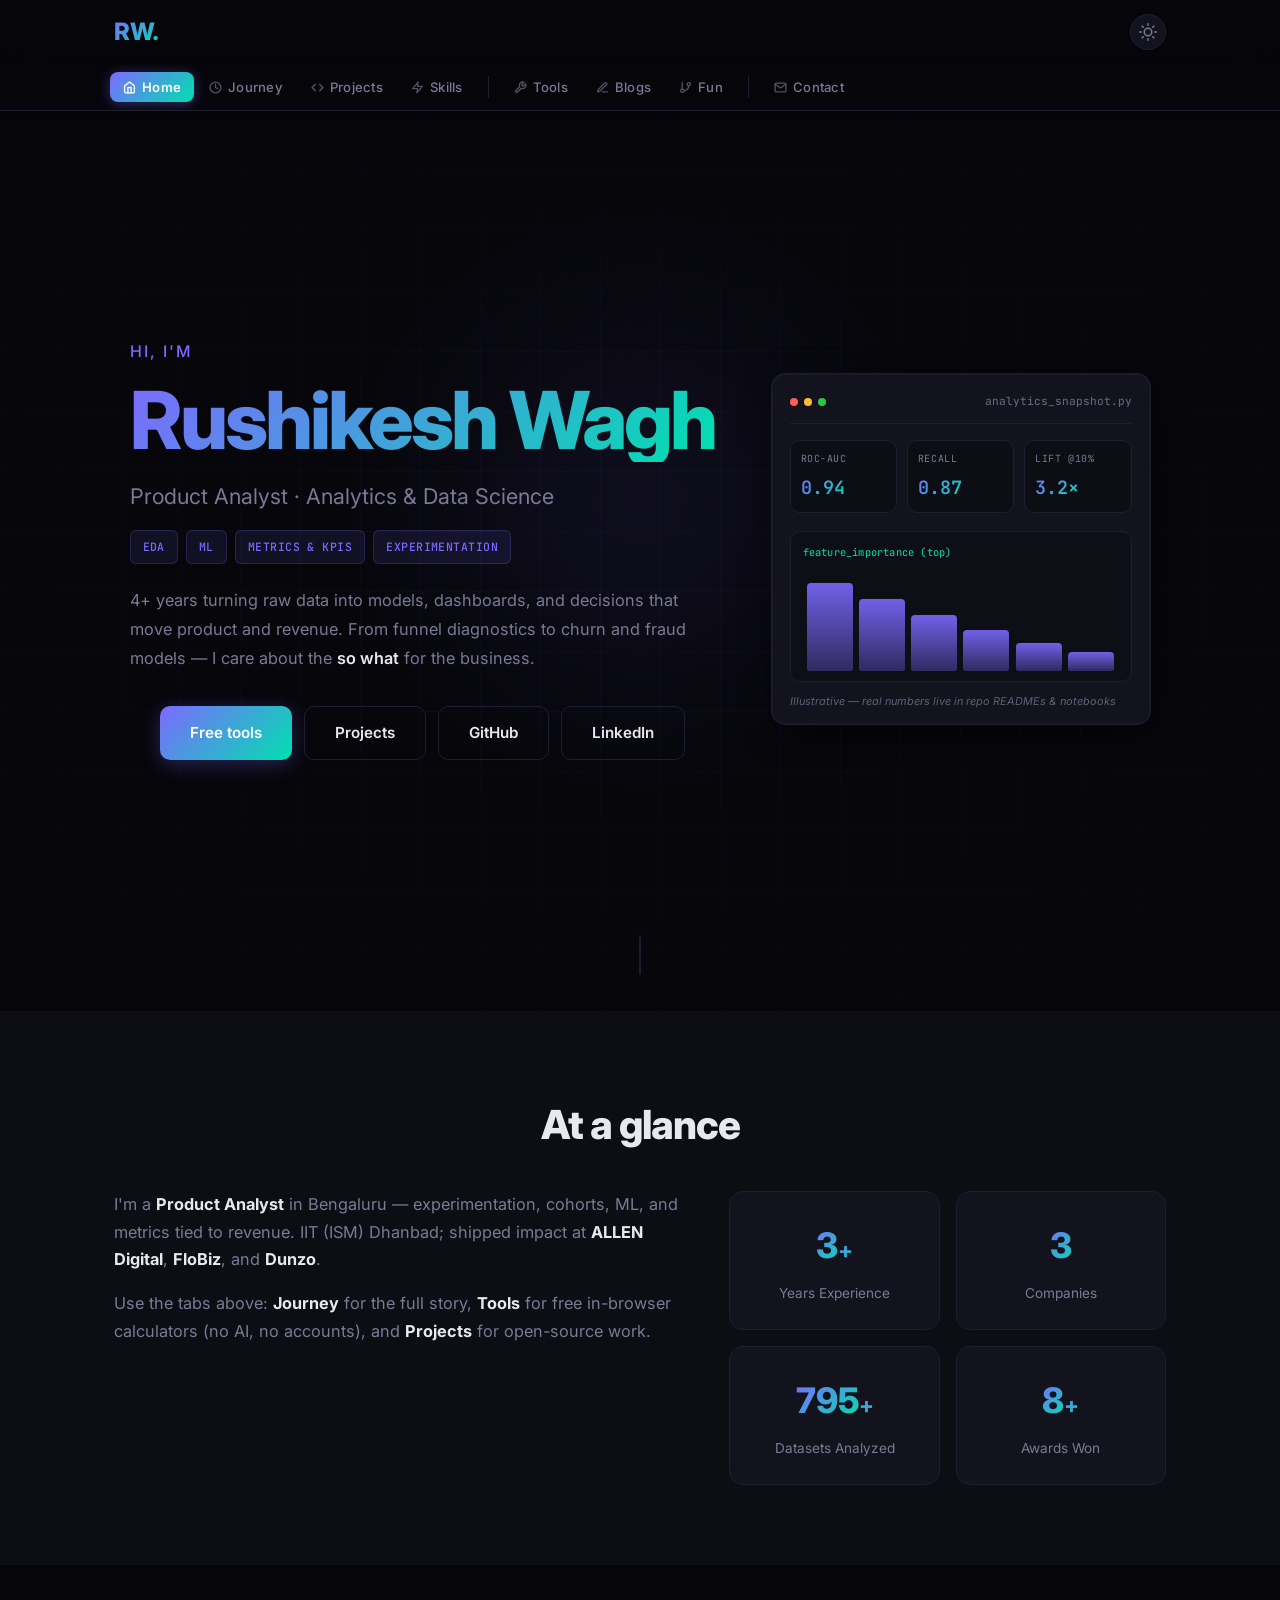
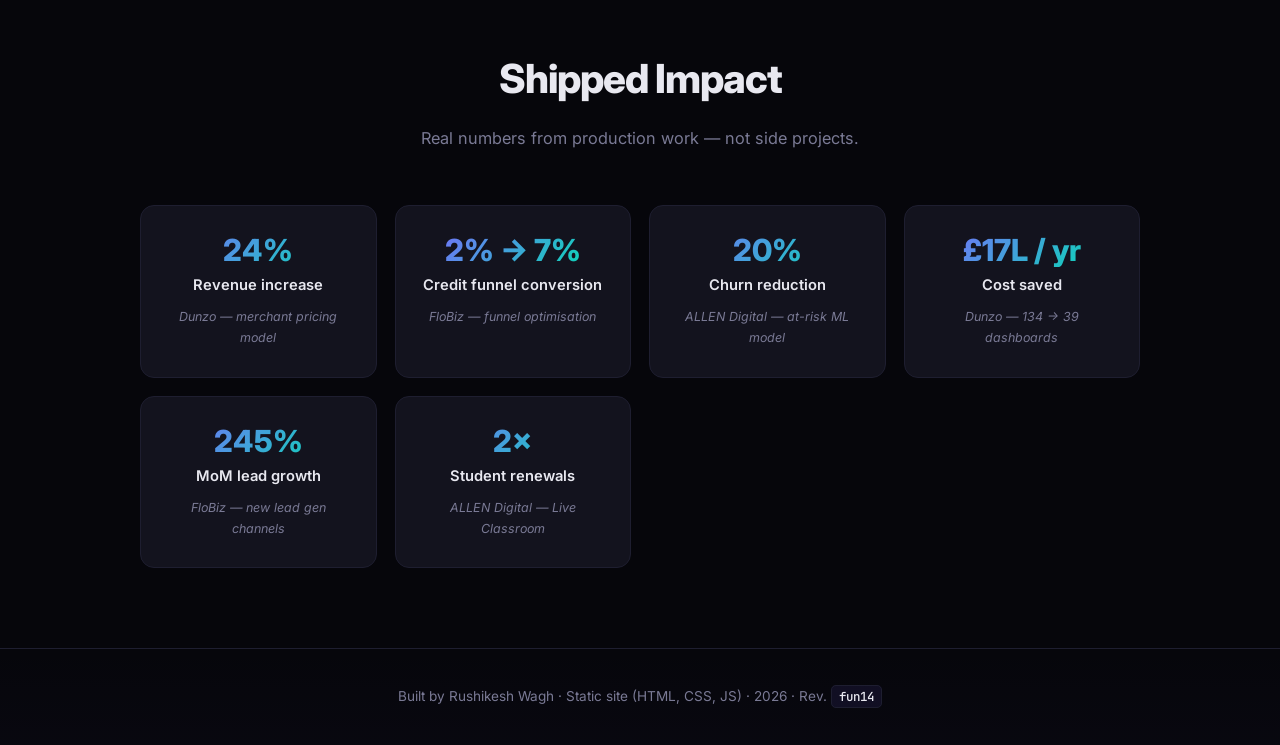
<file: public/index.html>
<!DOCTYPE html>
<html lang="en">
<head>
    <meta charset="UTF-8" />
    <meta name="viewport" content="width=device-width, initial-scale=1.0" />
    <!-- Canonical & social URLs: primary site is rushikeshwagh.vercel.app -->
    <link rel="canonical" href="https://rushikeshwagh.vercel.app/" />
    <title>Rushikesh Wagh — Product Analyst &amp; Data Science Portfolio | Bengaluru</title>
    <meta name="description" content="Rushikesh Wagh — Product Analyst in Bengaluru (IIT ISM Dhanbad). Free analytics tools: A/B test &amp; sample size calculators, cohort heatmap, JSON-CSV converter, SQL formatter. Projects, ALLEN Digital, Dunzo, FloBiz." />
    <meta name="author" content="Rushikesh Wagh" />
    <meta name="robots" content="index, follow, max-image-preview:large" />
    <meta name="googlebot" content="index, follow" />
    <meta name="theme-color" content="#06060b" />

    <meta property="og:type" content="website" />
    <meta property="og:locale" content="en_IN" />
    <meta property="og:site_name" content="Rushikesh Wagh" />
    <meta property="og:title" content="Rushikesh Wagh — Product Analyst &amp; Data Science Portfolio" />
    <meta property="og:description" content="Analytics &amp; ML portfolio: projects, experience, and contact. Bengaluru · IIT (ISM) Dhanbad." />
    <meta property="og:url" content="https://rushikeshwagh.vercel.app/" />
    <meta property="og:image" content="https://github.com/RUSHIKESHWAGH99.png" />
    <meta property="og:image:alt" content="Rushikesh Wagh" />

    <meta name="twitter:card" content="summary_large_image" />
    <meta name="twitter:title" content="Rushikesh Wagh — Product Analyst &amp; Data Science Portfolio" />
    <meta name="twitter:description" content="Analytics, ML, and product metrics. Open-source projects and professional experience." />
    <meta name="twitter:image" content="https://github.com/RUSHIKESHWAGH99.png" />

    <script type="application/ld+json">
    {
      "@context": "https://schema.org",
      "@graph": [
        {
          "@type": "WebSite",
          "@id": "https://rushikeshwagh.vercel.app/#website",
          "url": "https://rushikeshwagh.vercel.app/",
          "name": "Rushikesh Wagh — Portfolio",
          "description": "Product Analyst and data science portfolio: projects, skills, and experience.",
          "inLanguage": "en",
          "publisher": { "@id": "https://rushikeshwagh.vercel.app/#person" }
        },
        {
          "@type": "Person",
          "@id": "https://rushikeshwagh.vercel.app/#person",
          "name": "Rushikesh Wagh",
          "givenName": "Rushikesh",
          "familyName": "Wagh",
          "url": "https://rushikeshwagh.vercel.app/",
          "image": "https://github.com/RUSHIKESHWAGH99.png",
          "jobTitle": "Product Analyst",
          "description": "Product Analyst with 4+ years in analytics, machine learning, and product metrics. Based in Bengaluru, India.",
          "email": "rushikeshwagh43@gmail.com",
          "address": {
            "@type": "PostalAddress",
            "addressLocality": "Bengaluru",
            "addressRegion": "Karnataka",
            "addressCountry": "IN"
          },
          "worksFor": {
            "@type": "Organization",
            "name": "ALLEN Digital"
          },
          "alumniOf": {
            "@type": "CollegeOrUniversity",
            "name": "Indian Institute of Technology (Indian School of Mines), Dhanbad"
          },
          "sameAs": [
            "https://www.linkedin.com/in/rushikesh-wagh-08031999",
            "https://github.com/RUSHIKESHWAGH99"
          ]
        }
      ]
    }
    </script>

    <link rel="preconnect" href="https://fonts.googleapis.com" />
    <link rel="preconnect" href="https://fonts.gstatic.com" crossorigin />
    <link href="https://fonts.googleapis.com/css2?family=Inter:wght@300;400;500;600;700;800&family=JetBrains+Mono:wght@400;500&display=swap" rel="stylesheet" />
    <link rel="stylesheet" href="style.css?v=2" />
</head>
<body>
    <!-- Navigation -->
    <nav class="nav" id="nav">
        <div class="nav-container">
            <a href="#home" class="nav-logo" data-view="home">RW<span class="accent">.</span></a>
            <button class="theme-toggle" id="theme-toggle" aria-label="Toggle light/dark mode" type="button" title="Toggle theme">
                <svg class="theme-icon-sun" width="18" height="18" viewBox="0 0 24 24" fill="none" stroke="currentColor" stroke-width="2" stroke-linecap="round"><circle cx="12" cy="12" r="5"/><line x1="12" y1="1" x2="12" y2="3"/><line x1="12" y1="21" x2="12" y2="23"/><line x1="4.22" y1="4.22" x2="5.64" y2="5.64"/><line x1="18.36" y1="18.36" x2="19.78" y2="19.78"/><line x1="1" y1="12" x2="3" y2="12"/><line x1="21" y1="12" x2="23" y2="12"/><line x1="4.22" y1="19.78" x2="5.64" y2="18.36"/><line x1="18.36" y1="5.64" x2="19.78" y2="4.22"/></svg>
                <svg class="theme-icon-moon" width="18" height="18" viewBox="0 0 24 24" fill="none" stroke="currentColor" stroke-width="2" stroke-linecap="round"><path d="M21 12.79A9 9 0 1 1 11.21 3 7 7 0 0 0 21 12.79z"/></svg>
            </button>
        </div>
    </nav>

    <div class="site-tabs">
        <div class="container site-tabs-inner" role="tablist" aria-label="Portfolio sections">
            <!-- Group 1: Core -->
            <button type="button" class="site-tab active" role="tab" aria-selected="true" data-view="home" id="tab-home">
                <svg width="13" height="13" viewBox="0 0 24 24" fill="none" stroke="currentColor" stroke-width="2.5" stroke-linecap="round" stroke-linejoin="round" aria-hidden="true"><path d="M3 9l9-7 9 7v11a2 2 0 0 1-2 2H5a2 2 0 0 1-2-2z"/><polyline points="9 22 9 12 15 12 15 22"/></svg>
                Home
            </button>
            <button type="button" class="site-tab" role="tab" aria-selected="false" data-view="journey" id="tab-journey">
                <svg width="13" height="13" viewBox="0 0 24 24" fill="none" stroke="currentColor" stroke-width="2.5" stroke-linecap="round" stroke-linejoin="round" aria-hidden="true"><circle cx="12" cy="12" r="10"/><polyline points="12 6 12 12 16 14"/></svg>
                Journey
            </button>
            <button type="button" class="site-tab" role="tab" aria-selected="false" data-view="projects" id="tab-projects">
                <svg width="13" height="13" viewBox="0 0 24 24" fill="none" stroke="currentColor" stroke-width="2.5" stroke-linecap="round" stroke-linejoin="round" aria-hidden="true"><polyline points="16 18 22 12 16 6"/><polyline points="8 6 2 12 8 18"/></svg>
                Projects
            </button>
            <button type="button" class="site-tab" role="tab" aria-selected="false" data-view="skills" id="tab-skills">
                <svg width="13" height="13" viewBox="0 0 24 24" fill="none" stroke="currentColor" stroke-width="2.5" stroke-linecap="round" stroke-linejoin="round" aria-hidden="true"><polygon points="13 2 3 14 12 14 11 22 21 10 12 10 13 2"/></svg>
                Skills
            </button>
            <!-- Separator -->
            <span class="tab-sep" aria-hidden="true"></span>
            <!-- Group 2: Content & Tools -->
            <button type="button" class="site-tab" role="tab" aria-selected="false" data-view="tools" id="tab-tools">
                <svg width="13" height="13" viewBox="0 0 24 24" fill="none" stroke="currentColor" stroke-width="2.5" stroke-linecap="round" stroke-linejoin="round" aria-hidden="true"><path d="M14.7 6.3a1 1 0 0 0 0 1.4l1.6 1.6a1 1 0 0 0 1.4 0l3.77-3.77a6 6 0 0 1-7.94 7.94l-6.91 6.91a2.12 2.12 0 0 1-3-3l6.91-6.91a6 6 0 0 1 7.94-7.94l-3.76 3.76z"/></svg>
                Tools
            </button>
            <button type="button" class="site-tab" role="tab" aria-selected="false" data-view="blogs" id="tab-blogs">
                <svg width="13" height="13" viewBox="0 0 24 24" fill="none" stroke="currentColor" stroke-width="2.5" stroke-linecap="round" stroke-linejoin="round" aria-hidden="true"><path d="M12 20h9"/><path d="M16.5 3.5a2.121 2.121 0 0 1 3 3L7 19l-4 1 1-4L16.5 3.5z"/></svg>
                Blogs
            </button>
            <button type="button" class="site-tab" role="tab" aria-selected="false" data-view="fun" id="tab-fun">
                <svg width="13" height="13" viewBox="0 0 24 24" fill="none" stroke="currentColor" stroke-width="2.5" stroke-linecap="round" stroke-linejoin="round" aria-hidden="true"><line x1="6" y1="3" x2="6" y2="15"/><circle cx="18" cy="6" r="3"/><circle cx="6" cy="18" r="3"/><path d="M18 9a9 9 0 0 1-9 9"/></svg>
                Fun
            </button>
            <!-- Separator -->
            <span class="tab-sep" aria-hidden="true"></span>
            <!-- Group 3: Contact -->
            <button type="button" class="site-tab" role="tab" aria-selected="false" data-view="contact" id="tab-contact">
                <svg width="13" height="13" viewBox="0 0 24 24" fill="none" stroke="currentColor" stroke-width="2.5" stroke-linecap="round" stroke-linejoin="round" aria-hidden="true"><path d="M4 4h16c1.1 0 2 .9 2 2v12c0 1.1-.9 2-2 2H4c-1.1 0-2-.9-2-2V6c0-1.1.9-2 2-2z"/><polyline points="22,6 12,13 2,6"/></svg>
                Contact
            </button>
        </div>
    </div>

    <main class="main-views">
    <div id="view-home" class="view-panel">
    <!-- Hero -->
    <section class="hero" id="hero">
        <div class="hero-bg-grid"></div>
        <div class="container hero-layout">
            <div class="hero-content fade-up">
                <p class="hero-greeting">Hi, I'm</p>
                <h1 class="hero-name">Rushikesh Wagh</h1>
                <p class="hero-title">Product Analyst · Analytics &amp; Data Science</p>
                <p class="hero-pills" aria-label="Focus areas">
                    <span class="hero-pill">EDA</span>
                    <span class="hero-pill">ML</span>
                    <span class="hero-pill">Metrics &amp; KPIs</span>
                    <span class="hero-pill">Experimentation</span>
                </p>
                <p class="hero-desc">
                    4+ years turning raw data into models, dashboards, and decisions that move product and revenue.
                    From funnel diagnostics to churn and fraud models — I care about the <strong>so what</strong> for the business.
                </p>
                <div class="hero-cta">
                    <a href="#tools" class="btn btn-primary" data-view="tools">Free tools</a>
                    <a href="#projects" class="btn btn-outline" data-view="projects">Projects</a>
                    <a href="https://github.com/RUSHIKESHWAGH99" target="_blank" class="btn btn-outline">GitHub</a>
                    <a href="https://www.linkedin.com/in/rushikesh-wagh-08031999" target="_blank" class="btn btn-outline">LinkedIn</a>
                </div>
            </div>
            <aside class="hero-visual reveal" aria-hidden="true">
                <div class="mini-dashboard">
                    <div class="mini-dash-header">
                        <span class="mini-dash-dot"></span>
                        <span class="mini-dash-dot"></span>
                        <span class="mini-dash-dot"></span>
                        <span class="mini-dash-title">analytics_snapshot.py</span>
                    </div>
                    <div class="mini-dash-kpis">
                        <div class="mini-kpi">
                            <span class="mini-kpi-label">ROC-AUC</span>
                            <span class="mini-kpi-value">0.94</span>
                        </div>
                        <div class="mini-kpi">
                            <span class="mini-kpi-label">Recall</span>
                            <span class="mini-kpi-value">0.87</span>
                        </div>
                        <div class="mini-kpi">
                            <span class="mini-kpi-label">Lift @10%</span>
                            <span class="mini-kpi-value">3.2×</span>
                        </div>
                    </div>
                    <div class="mini-dash-chart">
                        <span class="mini-chart-label">feature_importance (top)</span>
                        <div class="mini-bars">
                            <div class="mini-bar" style="--h: 88%"></div>
                            <div class="mini-bar" style="--h: 72%"></div>
                            <div class="mini-bar" style="--h: 56%"></div>
                            <div class="mini-bar" style="--h: 41%"></div>
                            <div class="mini-bar" style="--h: 28%"></div>
                            <div class="mini-bar" style="--h: 19%"></div>
                        </div>
                    </div>
                    <p class="mini-dash-footnote">Illustrative — real numbers live in repo READMEs &amp; notebooks</p>
                </div>
            </aside>
        </div>
        <div class="scroll-indicator">
            <div class="scroll-line"></div>
        </div>
    </section>

    <section class="home-teaser section section-alt">
        <div class="container">
            <h2 class="section-title reveal">At a glance</h2>
            <div class="about-grid">
                <div class="about-text reveal">
                    <p>
                        I'm a <strong>Product Analyst</strong> in Bengaluru — experimentation, cohorts, ML, and metrics tied to revenue. IIT (ISM) Dhanbad; shipped impact at <strong>ALLEN Digital</strong>, <strong>FloBiz</strong>, and <strong>Dunzo</strong>.
                    </p>
                    <p>
                        Use the tabs above: <strong>Journey</strong> for the full story, <strong>Tools</strong> for free in-browser calculators (no AI, no accounts), and <strong>Projects</strong> for open-source work.
                    </p>
                </div>
                <div class="about-stats reveal">
                    <div class="stat-card">
                        <span class="stat-number" data-count="4">0</span><span class="stat-suffix">+</span>
                        <span class="stat-label">Years Experience</span>
                    </div>
                    <div class="stat-card">
                        <span class="stat-number" data-count="4">0</span>
                        <span class="stat-label">Companies</span>
                    </div>
                    <div class="stat-card">
                        <span class="stat-number" data-count="1000">0</span><span class="stat-suffix">+</span>
                        <span class="stat-label">Datasets Analyzed</span>
                    </div>
                    <div class="stat-card">
                        <span class="stat-number" data-count="10">0</span><span class="stat-suffix">+</span>
                        <span class="stat-label">Awards Won</span>
                    </div>
                </div>
            </div>
        </div>
    </section>

    <section class="impact-strip section">
        <div class="container">
            <h2 class="section-title reveal">Shipped Impact</h2>
            <p class="section-subtitle reveal">Real numbers from production work — not side projects.</p>
            <div class="impact-grid">
                <div class="impact-card reveal">
                    <span class="impact-metric">24%</span>
                    <span class="impact-label">Revenue increase</span>
                    <span class="impact-where">Dunzo — merchant pricing model</span>
                </div>
                <div class="impact-card reveal">
                    <span class="impact-metric">2% &rarr; 7%</span>
                    <span class="impact-label">Credit funnel conversion</span>
                    <span class="impact-where">FloBiz — funnel optimisation</span>
                </div>
                <div class="impact-card reveal">
                    <span class="impact-metric">20%</span>
                    <span class="impact-label">Churn reduction</span>
                    <span class="impact-where">ALLEN Digital — at-risk ML model</span>
                </div>
                <div class="impact-card reveal">
                    <span class="impact-metric">&pound;17L / yr</span>
                    <span class="impact-label">Cost saved</span>
                    <span class="impact-where">Dunzo — 134 &rarr; 39 dashboards</span>
                </div>
                <div class="impact-card reveal">
                    <span class="impact-metric">245%</span>
                    <span class="impact-label">MoM lead growth</span>
                    <span class="impact-where">FloBiz — new lead gen channels</span>
                </div>
                <div class="impact-card reveal">
                    <span class="impact-metric">2&times;</span>
                    <span class="impact-label">Student renewals</span>
                    <span class="impact-where">ALLEN Digital — Live Classroom</span>
                </div>
            </div>
        </div>
    </section>
    </div>

    <div id="view-journey" class="view-panel" hidden>
    <!-- About -->
    <section class="section" id="about">
        <div class="container">
            <h2 class="section-title reveal">About Me</h2>
            <div class="about-grid">
                <div class="about-text reveal">
                    <p>
                        I'm a <strong>Product Analyst</strong> based in Bengaluru, Karnataka with 4+ years of full-time experience in the analytics domain. I have a B.Tech from <strong>IIT (ISM) Dhanbad</strong> and have worked across startups and growth-stage companies including <strong>Dunzo</strong>, <strong>FloBiz</strong>, and <strong>ALLEN Digital</strong>.
                    </p>
                    <p>
                        I help teams make smarter, faster, and data-backed decisions. Whether it's building an XGBoost model to identify at-risk students, optimizing a credit funnel from 2% to 7%, or consolidating 134 dashboards down to 39 — I focus on the <strong>"so what?"</strong> that moves the business forward.
                    </p>
                    <p>
                        My work spans product analytics, ML-driven predictions, data pipeline engineering (SparkSQL, Airflow, Hevo), and strategic analysis at the founder's office level.
                    </p>
                </div>
                <div class="about-stats reveal">
                    <div class="stat-card">
                        <span class="stat-number" data-count="4">0</span><span class="stat-suffix">+</span>
                        <span class="stat-label">Years Experience</span>
                    </div>
                    <div class="stat-card">
                        <span class="stat-number" data-count="4">0</span>
                        <span class="stat-label">Companies</span>
                    </div>
                    <div class="stat-card">
                        <span class="stat-number" data-count="1000">0</span><span class="stat-suffix">+</span>
                        <span class="stat-label">Datasets Analyzed</span>
                    </div>
                    <div class="stat-card">
                        <span class="stat-number" data-count="10">0</span><span class="stat-suffix">+</span>
                        <span class="stat-label">Awards Won</span>
                    </div>
                </div>
            </div>
        </div>
    </section>

    <!-- How I work (analytics workflow) -->
    <section class="section section-alt" id="approach">
        <div class="container">
            <h2 class="section-title reveal">How I Work</h2>
            <p class="section-subtitle reveal">An end-to-end analytics loop — the same rhythm behind my portfolio repos and my product work.</p>
            <ol class="approach-steps">
                <li class="approach-step reveal">
                    <span class="approach-num">01</span>
                    <h3>Frame the decision</h3>
                    <p>Clarify the business question, success metric, and trade-offs (e.g. precision vs recall for fraud).</p>
                </li>
                <li class="approach-step reveal">
                    <span class="approach-num">02</span>
                    <h3>Data &amp; quality</h3>
                    <p>Source tables, validate joins, handle missing values, and sanity-check distributions before modeling.</p>
                </li>
                <li class="approach-step reveal">
                    <span class="approach-num">03</span>
                    <h3>EDA &amp; hypotheses</h3>
                    <p>Visualize segments, correlations, and leakage risks; turn patterns into testable hypotheses.</p>
                </li>
                <li class="approach-step reveal">
                    <span class="approach-num">04</span>
                    <h3>Model or metric logic</h3>
                    <p>Baselines first, then sklearn / XGBoost-style models, with proper splits and imbalance handling when needed.</p>
                </li>
                <li class="approach-step reveal">
                    <span class="approach-num">05</span>
                    <h3>Evaluate fairly</h3>
                    <p>Metrics that match the use case — not just accuracy — plus confusion matrices, ROC, and feature importance.</p>
                </li>
                <li class="approach-step reveal">
                    <span class="approach-num">06</span>
                    <h3>Ship the story</h3>
                    <p>READMEs, notebooks, or dashboards so stakeholders see the insight and the recommended next action.</p>
                </li>
            </ol>

            <div class="focus-grid">
                <article class="focus-card reveal">
                    <h3>Exploratory analysis</h3>
                    <p>Segmentation, trends, and clear charts that explain <em>why</em> a metric moved.</p>
                </article>
                <article class="focus-card reveal">
                    <h3>Predictive modeling</h3>
                    <p>Classification &amp; regression with scikit-learn — from churn and fraud to cost prediction.</p>
                </article>
                <article class="focus-card reveal">
                    <h3>Imbalanced &amp; risky outcomes</h3>
                    <p>SMOTE, recall-focused evaluation, and business-aligned thresholds for rare events.</p>
                </article>
                <article class="focus-card reveal">
                    <h3>Dashboards &amp; KPI design</h3>
                    <p>Streamlit and BI-style views that make metrics self-serve and actionable.</p>
                </article>
            </div>
        </div>
    </section>

    <!-- Experience / Journey -->
    <section class="section" id="experience">
        <div class="container">
            <h2 class="section-title reveal">Experience</h2>
            <p class="section-subtitle reveal">From founder's office strategy roles to product analytics — always at the intersection of data and business impact.</p>

            <div class="timeline">
                <div class="timeline-item reveal">
                    <div class="timeline-marker active"></div>
                    <div class="timeline-content">
                        <span class="timeline-year">Jul 2024 – Present</span>
                        <h3>ALLEN Digital — Product Analytics</h3>
                        <p class="timeline-location">Bengaluru, Karnataka</p>
                        <ul class="timeline-highlights">
                            <li>Owned the analytics charter for Live Classroom — <strong>20% YoY increase</strong> in attendance and <strong>2x improvement</strong> in student renewals</li>
                            <li>Built end-to-end <strong>XGBoost ML model</strong> to identify at-risk students, reducing churn rate by 20%</li>
                            <li>Architected core data pipeline using Hevo, SparkSQL, and Airflow for ETL workflows</li>
                        </ul>
                    </div>
                </div>

                <div class="timeline-item reveal">
                    <div class="timeline-marker"></div>
                    <div class="timeline-content">
                        <span class="timeline-year">Dec 2023 – Jul 2024</span>
                        <h3>FloBiz — Founder's Office, Strategy & Analytics</h3>
                        <p class="timeline-location">Bengaluru, Karnataka</p>
                        <ul class="timeline-highlights">
                            <li>Improved credit funnel efficiency from <strong>2% to 7%</strong> and R/C metric from 80% to 115%</li>
                            <li>Drove <strong>245% MoM increase</strong> in leads through new lead gen sources and marketing campaigns</li>
                            <li>Conducted market research for launch of insurance, personal loans, gold loans, and credit cards</li>
                            <li>Produced investor MIS reports, Townhalls, and MBRs</li>
                        </ul>
                    </div>
                </div>

                <div class="timeline-item reveal">
                    <div class="timeline-marker"></div>
                    <div class="timeline-content">
                        <span class="timeline-year">Jun 2022 – Nov 2023</span>
                        <h3>Dunzo — Founder's Office, Analyst 1 → Analyst 2</h3>
                        <p class="timeline-location">Bengaluru, Karnataka &middot; 1 year 6 months</p>
                        <ul class="timeline-highlights">
                            <li>Built merchant pricing model → <strong>24% revenue increase</strong> for DMS business</li>
                            <li>Led CPT optimization project → <strong>10%+ CPT reduction</strong> across the business</li>
                            <li>Consolidated dashboards from 134 to 39 → <strong>cost saving of ₹17L/year</strong></li>
                            <li>Contributed to surge pricing, delayed delivery rollouts with pre/post feature reads</li>
                        </ul>
                        <div class="timeline-awards">🏆 5 Monthly awards · 2 Excellence awards · 1 Quarterly award</div>
                    </div>
                </div>

                <div class="timeline-item reveal">
                    <div class="timeline-marker"></div>
                    <div class="timeline-content">
                        <span class="timeline-year">May – Jun 2021</span>
                        <h3>Tata Steel — Business Analyst Intern</h3>
                        <p class="timeline-location">Khopoli, Maharashtra</p>
                    </div>
                </div>

                <div class="timeline-item reveal">
                    <div class="timeline-marker"></div>
                    <div class="timeline-content">
                        <span class="timeline-year">Jul 2019 – Jun 2020</span>
                        <h3>Student Alumni & International Relations Cell — Data Analyst Intern</h3>
                        <p class="timeline-location">Dhanbad, Jharkhand</p>
                    </div>
                </div>

                <div class="timeline-item reveal">
                    <div class="timeline-marker"></div>
                    <div class="timeline-content">
                        <span class="timeline-year">2018 – 2022</span>
                        <h3>IIT (ISM) Dhanbad — B.Tech, Engineering</h3>
                        <p class="timeline-location">Dhanbad, Jharkhand</p>
                    </div>
                </div>
            </div>
        </div>
    </section>
    </div>

    <div id="view-tools" class="view-panel" hidden>
        <header class="tools-hero">
            <div class="container">
                <h2>Analytics Co-Pilot</h2>
                <p>Quick, private utilities that run entirely in your browser — no sign-up, no AI, no server. Useful for experiment readouts, retention tables, and readable SQL.</p>
                <span class="tools-badge">100% client-side · $0 infra</span>
            </div>
        </header>
        <div class="tool-switcher" role="tablist" aria-label="Choose a tool">
            <button type="button" class="tool-switch active" data-tool="ab" aria-selected="true">A/B testing</button>
            <button type="button" class="tool-switch" data-tool="json" aria-selected="false">JSON formatter</button>
            <button type="button" class="tool-switch" data-tool="sql" aria-selected="false">SQL formatter</button>
            <button type="button" class="tool-switch" data-tool="cohort" aria-selected="false">Cohort table (CSV)</button>
        </div>
        <div class="tool-panels-wrap">
            <div id="tool-panel-ab" class="tool-panel">
                <h3>Significance test</h3>
                <p class="tool-hint">Two-proportion z-test. Enter visitors and conversions for each variant. Large-sample normal approximation — for small samples, treat as directional only.</p>
                <div class="form-grid">
                    <div class="form-field"><label for="ab-vis-a">Visitors A</label><input id="ab-vis-a" type="number" min="1" value="10000" /></div>
                    <div class="form-field"><label for="ab-conv-a">Conversions A</label><input id="ab-conv-a" type="number" min="0" value="1200" /></div>
                    <div class="form-field"><label for="ab-vis-b">Visitors B</label><input id="ab-vis-b" type="number" min="1" value="10000" /></div>
                    <div class="form-field"><label for="ab-conv-b">Conversions B</label><input id="ab-conv-b" type="number" min="0" value="1270" /></div>
                    <div class="form-field"><label for="ab-alpha">Significance &alpha; (two-sided)</label>
                        <select id="ab-alpha">
                            <option value="0.10">90% confidence (&alpha; = 0.10)</option>
                            <option value="0.05" selected>95% confidence (&alpha; = 0.05)</option>
                            <option value="0.01">99% confidence (&alpha; = 0.01)</option>
                        </select>
                    </div>
                </div>
                <button type="button" class="btn-tool" id="ab-calc">Calculate</button>
                <div id="ab-out" class="ab-results" hidden></div>
                <div id="ab-err" class="tool-error" hidden></div>

                <div class="ab-divider"></div>

                <h3>Sample size calculator</h3>
                <p class="tool-hint">How many users per variant do you need before running the test? Enter your baseline conversion rate, minimum detectable effect (MDE), desired power, and significance level.</p>
                <div class="form-grid">
                    <div class="form-field"><label for="ss-baseline">Baseline rate (%)</label><input id="ss-baseline" type="number" min="0.01" max="99.99" step="0.01" value="5" /></div>
                    <div class="form-field"><label for="ss-mde">Min. detectable effect (%)</label><input id="ss-mde" type="number" min="0.01" step="0.01" value="10" /></div>
                    <div class="form-field"><label for="ss-power">Power</label>
                        <select id="ss-power">
                            <option value="0.80" selected>80%</option>
                            <option value="0.90">90%</option>
                            <option value="0.95">95%</option>
                        </select>
                    </div>
                    <div class="form-field"><label for="ss-alpha">Significance &alpha;</label>
                        <select id="ss-alpha">
                            <option value="0.10">0.10</option>
                            <option value="0.05" selected>0.05</option>
                            <option value="0.01">0.01</option>
                        </select>
                    </div>
                </div>
                <button type="button" class="btn-tool" id="ss-calc">Calculate</button>
                <div id="ss-out" class="ab-results" hidden></div>
                <div id="ss-err" class="tool-error" hidden></div>
            </div>
            <div id="tool-panel-json" class="tool-panel" hidden>
                <h3>JSON formatter</h3>
                <p class="tool-hint">Paste minified or messy JSON on the left. Click <strong>Format</strong> to pretty-print with syntax highlighting on the right. If the JSON is an array of objects you can also download it as a CSV file.</p>
                <div class="sql-io">
                    <textarea id="json-in" spellcheck="false" placeholder="Paste JSON here&#10;&#10;Example:&#10;[{&quot;name&quot;:&quot;Alice&quot;,&quot;age&quot;:30,&quot;city&quot;:&quot;Delhi&quot;},{&quot;name&quot;:&quot;Bob&quot;,&quot;age&quot;:25,&quot;city&quot;:&quot;Mumbai&quot;}]"></textarea>
                    <pre id="json-out" aria-label="Formatted JSON"></pre>
                </div>
                <button type="button" class="btn-tool" id="json-format">Format</button>
                <button type="button" class="btn-tool secondary" id="json-copy">Copy formatted</button>
                <button type="button" class="btn-tool secondary" id="json-csv-dl">Download CSV</button>
                <div id="json-err" class="tool-error" hidden></div>
            </div>
            <div id="tool-panel-sql" class="tool-panel" hidden>
                <h3>SQL formatter + keyword hints</h3>
                <p class="tool-hint">Indents SELECT columns one-per-line, AND / OR / ON under their clause, and colour-highlights keywords, functions, strings, and numbers. Heuristic — works well for standard analytical SQL. Copy button outputs plain text.</p>
                <div class="sql-io">
                    <textarea id="sql-in" spellcheck="false" placeholder="Paste SQL here…">select u.id, o.total from users u join orders o on o.user_id = u.id where o.created_at &gt;= '2024-01-01' group by u.id, o.total order by o.total desc limit 100;</textarea>
                    <pre id="sql-out" aria-label="Formatted SQL"></pre>
                </div>
                <button type="button" class="btn-tool" id="sql-format">Format</button>
                <button type="button" class="btn-tool secondary" id="sql-copy">Copy formatted</button>
                <div class="sql-hints-block">
                    <h4>Keywords detected (reference)</h4>
                    <ul id="sql-hint-list" class="sql-hints-list"></ul>
                </div>
            </div>
            <div id="tool-panel-cohort" class="tool-panel" hidden>
                <h3>Cohort retention heatmap</h3>
                <p class="tool-hint"><strong>CSV format (wide):</strong> first column = cohort name; remaining columns = period 0, 1, 2… (counts or retention %). Example header: <code>cohort,0,1,2,3</code>. Values between 0 and 1 are treated as fractions.</p>
                <label class="file-drop-label">
                    <input type="file" id="cohort-file" accept=".csv,text/csv" />
                    Drop a CSV here or tap to choose a file
                </label>
                <div id="cohort-err" class="tool-error" hidden></div>
                <div id="cohort-out"></div>
            </div>
        </div>
    </div>

    <div id="view-projects" class="view-panel" hidden>
    <!-- Projects -->
    <section class="section section-alt" id="projects">
        <div class="container">
            <h2 class="section-title reveal">Open Source Projects</h2>
            <p class="section-subtitle reveal">Public repos with notebooks, EDA, and models — each README summarizes methods, metrics, and business takeaways.</p>

            <div class="projects-grid">
                <article class="project-card reveal">
                    <span class="project-type">Dashboard · BI</span>
                    <div class="project-header">
                        <div class="project-icon">📊</div>
                        <div class="project-links">
                            <a href="https://github.com/RUSHIKESHWAGH99/Sales-Revenue-Dashboard" target="_blank" title="View on GitHub">
                                <svg width="20" height="20" viewBox="0 0 24 24" fill="none" stroke="currentColor" stroke-width="2"><path d="M9 19c-5 1.5-5-2.5-7-3m14 6v-3.87a3.37 3.37 0 0 0-.94-2.61c3.14-.35 6.44-1.54 6.44-7A5.44 5.44 0 0 0 20 4.77 5.07 5.07 0 0 0 19.91 1S18.73.65 16 2.48a13.38 13.38 0 0 0-7 0C6.27.65 5.09 1 5.09 1A5.07 5.07 0 0 0 5 4.77a5.44 5.44 0 0 0-1.5 3.78c0 5.42 3.3 6.61 6.44 7A3.37 3.37 0 0 0 9 18.13V22"></path></svg>
                            </a>
                        </div>
                    </div>
                    <h3 class="project-title">Sales & Revenue Dashboard</h3>
                    <p class="project-desc">Interactive Streamlit dashboard on the Superstore dataset with KPI cards, trend charts, discount-vs-profit analysis, and real-time filters.</p>
                    <div class="project-tags">
                        <span>Streamlit</span><span>Plotly</span><span>pandas</span><span>Python</span>
                    </div>
                    <div class="project-insight">
                        <strong>Key insight:</strong> Sub-categories with >20% avg discount have negative profit margins
                    </div>
                </article>

                <article class="project-card reveal">
                    <span class="project-type">Classification</span>
                    <div class="project-header">
                        <div class="project-icon">🔮</div>
                        <div class="project-links">
                            <a href="https://github.com/RUSHIKESHWAGH99/Telco-Customer-Churn-Prediction" target="_blank" title="View on GitHub">
                                <svg width="20" height="20" viewBox="0 0 24 24" fill="none" stroke="currentColor" stroke-width="2"><path d="M9 19c-5 1.5-5-2.5-7-3m14 6v-3.87a3.37 3.37 0 0 0-.94-2.61c3.14-.35 6.44-1.54 6.44-7A5.44 5.44 0 0 0 20 4.77 5.07 5.07 0 0 0 19.91 1S18.73.65 16 2.48a13.38 13.38 0 0 0-7 0C6.27.65 5.09 1 5.09 1A5.07 5.07 0 0 0 5 4.77a5.44 5.44 0 0 0-1.5 3.78c0 5.42 3.3 6.61 6.44 7A3.37 3.37 0 0 0 9 18.13V22"></path></svg>
                            </a>
                        </div>
                    </div>
                    <h3 class="project-title">Telco Customer Churn Prediction</h3>
                    <p class="project-desc">ML pipeline predicting customer churn using Logistic Regression & Random Forest. Surfaces top reasons customers leave and concrete retention actions.</p>
                    <div class="project-tags">
                        <span>scikit-learn</span><span>pandas</span><span>seaborn</span><span>Python</span>
                    </div>
                    <div class="project-insight">
                        <strong>Key insight:</strong> Month-to-month contracts churn 3x more — push annual plans with incentives
                    </div>
                </article>

                <article class="project-card reveal">
                    <span class="project-type">EDA · Reporting</span>
                    <div class="project-header">
                        <div class="project-icon">🛒</div>
                        <div class="project-links">
                            <a href="https://github.com/RUSHIKESHWAGH99/E-Commerce-Sales-Analysis" target="_blank" title="View on GitHub">
                                <svg width="20" height="20" viewBox="0 0 24 24" fill="none" stroke="currentColor" stroke-width="2"><path d="M9 19c-5 1.5-5-2.5-7-3m14 6v-3.87a3.37 3.37 0 0 0-.94-2.61c3.14-.35 6.44-1.54 6.44-7A5.44 5.44 0 0 0 20 4.77 5.07 5.07 0 0 0 19.91 1S18.73.65 16 2.48a13.38 13.38 0 0 0-7 0C6.27.65 5.09 1 5.09 1A5.07 5.07 0 0 0 5 4.77a5.44 5.44 0 0 0-1.5 3.78c0 5.42 3.3 6.61 6.44 7A3.37 3.37 0 0 0 9 18.13V22"></path></svg>
                            </a>
                        </div>
                    </div>
                    <h3 class="project-title">E-Commerce Sales Analysis</h3>
                    <p class="project-desc">Customer & Revenue Intelligence Report — deep-dive into an e-commerce dataset with segmentation, revenue driver identification, and growth recommendations.</p>
                    <div class="project-tags">
                        <span>pandas</span><span>matplotlib</span><span>HTML</span><span>Python</span>
                    </div>
                    <div class="project-insight">
                        <strong>Key insight:</strong> Revenue concentration analysis reveals top customer segments driving 80% of sales
                    </div>
                </article>

                <article class="project-card reveal">
                    <span class="project-type">Regression</span>
                    <div class="project-header">
                        <div class="project-icon">🏥</div>
                        <div class="project-links">
                            <a href="https://github.com/RUSHIKESHWAGH99/Medical-Insurance-Cost-Prediction" target="_blank" title="View on GitHub">
                                <svg width="20" height="20" viewBox="0 0 24 24" fill="none" stroke="currentColor" stroke-width="2"><path d="M9 19c-5 1.5-5-2.5-7-3m14 6v-3.87a3.37 3.37 0 0 0-.94-2.61c3.14-.35 6.44-1.54 6.44-7A5.44 5.44 0 0 0 20 4.77 5.07 5.07 0 0 0 19.91 1S18.73.65 16 2.48a13.38 13.38 0 0 0-7 0C6.27.65 5.09 1 5.09 1A5.07 5.07 0 0 0 5 4.77a5.44 5.44 0 0 0-1.5 3.78c0 5.42 3.3 6.61 6.44 7A3.37 3.37 0 0 0 9 18.13V22"></path></svg>
                            </a>
                        </div>
                    </div>
                    <h3 class="project-title">Medical Insurance Cost Prediction</h3>
                    <p class="project-desc">Regression models predicting medical insurance costs — EDA on what drives healthcare spending plus business recommendations for insurers.</p>
                    <div class="project-tags">
                        <span>scikit-learn</span><span>pandas</span><span>seaborn</span><span>Python</span>
                    </div>
                    <div class="project-insight">
                        <strong>Key insight:</strong> Smokers pay 3.8x more; obese smokers pay 5x+ vs healthy non-smokers
                    </div>
                </article>

                <article class="project-card reveal">
                    <span class="project-type">Imbalanced · Classification</span>
                    <div class="project-header">
                        <div class="project-icon">💳</div>
                        <div class="project-links">
                            <a href="https://github.com/RUSHIKESHWAGH99/Credit-Card-Fraud-Detection" target="_blank" title="View on GitHub">
                                <svg width="20" height="20" viewBox="0 0 24 24" fill="none" stroke="currentColor" stroke-width="2"><path d="M9 19c-5 1.5-5-2.5-7-3m14 6v-3.87a3.37 3.37 0 0 0-.94-2.61c3.14-.35 6.44-1.54 6.44-7A5.44 5.44 0 0 0 20 4.77 5.07 5.07 0 0 0 19.91 1S18.73.65 16 2.48a13.38 13.38 0 0 0-7 0C6.27.65 5.09 1 5.09 1A5.07 5.07 0 0 0 5 4.77a5.44 5.44 0 0 0-1.5 3.78c0 5.42 3.3 6.61 6.44 7A3.37 3.37 0 0 0 9 18.13V22"></path></svg>
                            </a>
                        </div>
                    </div>
                    <h3 class="project-title">Credit Card Fraud Detection</h3>
                    <p class="project-desc">ML pipeline tackling extreme class imbalance (0.17% fraud) using SMOTE, Logistic Regression, Random Forest & Gradient Boosting with focus on recall optimization.</p>
                    <div class="project-tags">
                        <span>scikit-learn</span><span>imbalanced-learn</span><span>SMOTE</span><span>Python</span>
                    </div>
                    <div class="project-insight">
                        <strong>Key insight:</strong> Accuracy alone is misleading at 99.83% — recall-focused models catch real fraud
                    </div>
                </article>

                <article class="project-card reveal">
                    <span class="project-type">Classification · Education</span>
                    <div class="project-header">
                        <div class="project-icon">🎓</div>
                        <div class="project-links">
                            <a href="https://github.com/RUSHIKESHWAGH99/Student-Performance-Prediction" target="_blank" title="View on GitHub">
                                <svg width="20" height="20" viewBox="0 0 24 24" fill="none" stroke="currentColor" stroke-width="2"><path d="M9 19c-5 1.5-5-2.5-7-3m14 6v-3.87a3.37 3.37 0 0 0-.94-2.61c3.14-.35 6.44-1.54 6.44-7A5.44 5.44 0 0 0 20 4.77 5.07 5.07 0 0 0 19.91 1S18.73.65 16 2.48a13.38 13.38 0 0 0-7 0C6.27.65 5.09 1 5.09 1A5.07 5.07 0 0 0 5 4.77a5.44 5.44 0 0 0-1.5 3.78c0 5.42 3.3 6.61 6.44 7A3.37 3.37 0 0 0 9 18.13V22"></path></svg>
                            </a>
                        </div>
                    </div>
                    <h3 class="project-title">Student Performance Prediction</h3>
                    <p class="project-desc">Classification models predicting student pass/fail outcomes using demographic, social, and academic features from the UCI Student Performance dataset.</p>
                    <div class="project-tags">
                        <span>scikit-learn</span><span>pandas</span><span>seaborn</span><span>Python</span>
                    </div>
                    <div class="project-insight">
                        <strong>Key insight:</strong> Prior grades, past failures, and alcohol consumption are the strongest predictors of academic outcomes
                    </div>
                </article>
            </div>
        </div>
    </section>
    </div>

    <div id="view-skills" class="view-panel" hidden>
    <!-- Skills -->
    <section class="section" id="skills">
        <div class="container">
            <h2 class="section-title reveal">Skills</h2>
            <div class="skills-grid">
                <div class="skill-category reveal">
                    <h3>Languages</h3>
                    <div class="skill-items">
                        <div class="skill-item"><span class="skill-dot"></span>Python</div>
                        <div class="skill-item"><span class="skill-dot"></span>SQL</div>
                    </div>
                </div>
                <div class="skill-category reveal">
                    <h3>Data &amp; ML</h3>
                    <div class="skill-items">
                        <div class="skill-item"><span class="skill-dot"></span>pandas / NumPy</div>
                        <div class="skill-item"><span class="skill-dot"></span>scikit-learn</div>
                        <div class="skill-item"><span class="skill-dot"></span>XGBoost / Gradient boosting</div>
                        <div class="skill-item"><span class="skill-dot"></span>Imbalanced-learn (SMOTE)</div>
                        <div class="skill-item"><span class="skill-dot"></span>Feature importance &amp; explainability</div>
                        <div class="skill-item"><span class="skill-dot"></span>Jupyter / notebooks</div>
                    </div>
                </div>
                <div class="skill-category reveal">
                    <h3>Analytics craft</h3>
                    <div class="skill-items">
                        <div class="skill-item"><span class="skill-dot"></span>EDA &amp; hypothesis testing</div>
                        <div class="skill-item"><span class="skill-dot"></span>Metrics design (north-star, funnels)</div>
                        <div class="skill-item"><span class="skill-dot"></span>A/B tests &amp; experiment readouts</div>
                        <div class="skill-item"><span class="skill-dot"></span>Cohort &amp; retention analysis</div>
                    </div>
                </div>
                <div class="skill-category reveal">
                    <h3>Dashboards & BI</h3>
                    <div class="skill-items">
                        <div class="skill-item"><span class="skill-dot"></span>Streamlit</div>
                        <div class="skill-item"><span class="skill-dot"></span>Plotly</div>
                        <div class="skill-item"><span class="skill-dot"></span>Power BI</div>
                    </div>
                </div>
                <div class="skill-category reveal">
                    <h3>Data Engineering</h3>
                    <div class="skill-items">
                        <div class="skill-item"><span class="skill-dot"></span>SparkSQL</div>
                        <div class="skill-item"><span class="skill-dot"></span>Airflow</div>
                        <div class="skill-item"><span class="skill-dot"></span>Hevo</div>
                        <div class="skill-item"><span class="skill-dot"></span>Git / Docker</div>
                    </div>
                </div>
            </div>
        </div>
    </section>

    </div>

    <div id="view-contact" class="view-panel" hidden>
    <section class="section section-alt" id="contact">
        <div class="container contact-container">
            <h2 class="section-title reveal">Get in Touch</h2>
            <p class="section-subtitle reveal">
                Happy to connect about analytics, data engineering, and side projects — or to collaborate on an interesting dataset.
            </p>
            <div class="contact-links reveal">
                <a href="https://www.linkedin.com/in/rushikesh-wagh-08031999" target="_blank" class="contact-card">
                    <svg width="28" height="28" viewBox="0 0 24 24" fill="currentColor"><path d="M20.447 20.452h-3.554v-5.569c0-1.328-.027-3.037-1.852-3.037-1.853 0-2.136 1.445-2.136 2.939v5.667H9.351V9h3.414v1.561h.046c.477-.9 1.637-1.85 3.37-1.85 3.601 0 4.267 2.37 4.267 5.455v6.286zM5.337 7.433a2.062 2.062 0 0 1-2.063-2.065 2.064 2.064 0 1 1 2.063 2.065zm1.782 13.019H3.555V9h3.564v11.452zM22.225 0H1.771C.792 0 0 .774 0 1.729v20.542C0 23.227.792 24 1.771 24h20.451C23.2 24 24 23.227 24 22.271V1.729C24 .774 23.2 0 22.222 0h.003z"/></svg>
                    <span>LinkedIn</span>
                </a>
                <a href="https://github.com/RUSHIKESHWAGH99" target="_blank" class="contact-card">
                    <svg width="28" height="28" viewBox="0 0 24 24" fill="currentColor"><path d="M12 .297c-6.63 0-12 5.373-12 12 0 5.303 3.438 9.8 8.205 11.385.6.113.82-.258.82-.577 0-.285-.01-1.04-.015-2.04-3.338.724-4.042-1.61-4.042-1.61C4.422 18.07 3.633 17.7 3.633 17.7c-1.087-.744.084-.729.084-.729 1.205.084 1.838 1.236 1.838 1.236 1.07 1.835 2.809 1.305 3.495.998.108-.776.417-1.305.76-1.605-2.665-.3-5.466-1.332-5.466-5.93 0-1.31.465-2.38 1.235-3.22-.135-.303-.54-1.523.105-3.176 0 0 1.005-.322 3.3 1.23.96-.267 1.98-.399 3-.405 1.02.006 2.04.138 3 .405 2.28-1.552 3.285-1.23 3.285-1.23.645 1.653.24 2.873.12 3.176.765.84 1.23 1.91 1.23 3.22 0 4.61-2.805 5.625-5.475 5.92.42.36.81 1.096.81 2.22 0 1.606-.015 2.896-.015 3.286 0 .315.21.69.825.57C20.565 22.092 24 17.592 24 12.297c0-6.627-5.373-12-12-12"/></svg>
                    <span>GitHub</span>
                </a>
                <a href="mailto:rushikeshwagh43@gmail.com" class="contact-card">
                    <svg width="28" height="28" viewBox="0 0 24 24" fill="none" stroke="currentColor" stroke-width="2"><rect x="2" y="4" width="20" height="16" rx="2"/><path d="m22 7-8.97 5.7a1.94 1.94 0 0 1-2.06 0L2 7"/></svg>
                    <span>Email</span>
                </a>
                <a href="Rushikesh_Wagh_Resume.pdf" download class="contact-card">
                    <svg width="28" height="28" viewBox="0 0 24 24" fill="none" stroke="currentColor" stroke-width="2" stroke-linecap="round" stroke-linejoin="round"><path d="M21 15v4a2 2 0 0 1-2 2H5a2 2 0 0 1-2-2v-4"/><polyline points="7 10 12 15 17 10"/><line x1="12" y1="15" x2="12" y2="3"/></svg>
                    <span>Resume</span>
                </a>
            </div>
        </div>
    </section>
    </div>

    <div id="view-blogs" class="view-panel" hidden>
    <section class="section" id="blogs">
        <div class="container">
            <h2 class="section-title reveal">Blogs</h2>
            <p class="section-subtitle reveal">Educational content on analytics — from experimentation to ML, metric design, and data storytelling.</p>
            <div class="coming-soon-wrap reveal">
                <div class="coming-soon-card">
                    <span class="coming-soon-icon">✍️</span>
                    <h3>Coming Soon</h3>
                    <p>In-depth write-ups on analytics concepts, SQL patterns, A/B testing, cohort analysis, and real-world data lessons are on their way.</p>
                </div>
            </div>
        </div>
    </section>
    </div>

    <div id="view-fun" class="view-panel" hidden>
    <section class="section" id="fun">
        <div class="container">
            <div class="fun-section-head reveal">
                <h2 class="section-title">Fun</h2>
                <span id="fun-visit-count" class="fun-visit-badge" hidden aria-live="polite"></span>
            </div>
            <p class="section-subtitle reveal">Analytics games for data people — The Query Gauntlet, Keywordle, and Metric Blitz.</p>

            <div class="fun-games-stack">
                <div class="fun-game-card fun-game-card-feature reveal" id="querygauntlet-card">
                    <div class="fun-game-intro query-gauntlet-intro">
                        <span class="fun-game-badge">Featured · SQL challenge</span>
                        <h3 class="fun-game-title query-gauntlet-title">The Query Gauntlet</h3>
                        <div class="fun-game-meta">
                            <div class="fun-game-meta-block">
                                <p class="fun-game-meta-label">Why play</p>
                                <p class="fun-game-meta-copy">Test practical SQL instincts—joins, window functions, CTEs, and reading real query logic—not just textbook definitions.</p>
                            </div>
                            <div class="fun-game-meta-block">
                                <p class="fun-game-meta-label">How to play</p>
                                <p class="fun-game-meta-copy">10 timed questions in 10 minutes. Read each stem, pick the best answer, then submit. You get a score card at the end—download or share it. Pro-level score unlocks a celebration.</p>
                            </div>
                        </div>
                    </div>

                    <div id="sql-quiz-app" class="sql-quiz-app">
                        <div id="sql-quiz-reg" class="sql-quiz-panel sql-quiz-reg-panel">
                            <p class="sql-quiz-reg-tagline">10 questions &middot; 10 minutes &middot; no lifelines</p>
                            <form id="sql-quiz-reg-form" class="sql-quiz-reg-form">
                                <div class="form-grid sql-quiz-reg-grid">
                                    <div class="form-field">
                                        <label for="sql-quiz-name">Name</label>
                                        <input id="sql-quiz-name" name="name" type="text" required autocomplete="name" maxlength="120" placeholder="Your name" />
                                    </div>
                                    <div class="form-field">
                                        <label for="sql-quiz-email">Email</label>
                                        <input id="sql-quiz-email" name="email" type="email" required autocomplete="email" placeholder="you@example.com" />
                                    </div>
                                </div>
                                <p class="sql-quiz-privacy">Your name and email log your attempt and generate your score card. Results are not emailed — use download or LinkedIn share after you finish.</p>
                                <div class="sql-quiz-reg-cta">
                                    <button type="button" class="btn-tool sql-quiz-start-btn" id="sql-quiz-start">Start quiz &rarr;</button>
                                    <p id="sql-quiz-load-err" class="tool-error" hidden></p>
                                </div>
                            </form>
                        </div>

                        <div id="sql-quiz-play" class="sql-quiz-panel sql-quiz-play-locked" hidden>
                            <div class="sql-quiz-progress-row">
                                <span id="sql-quiz-progress-label" class="sql-quiz-progress-label">Question 1 / 10</span>
                                <span id="sql-quiz-timer" class="sql-quiz-timer" role="timer" aria-live="polite" aria-atomic="true">10:00</span>
                            </div>
                            <div id="sql-quiz-q-wrap" class="sql-quiz-q-wrap"></div>
                            <div class="sql-quiz-nav">
                                <button type="button" class="btn-tool secondary" id="sql-quiz-prev" hidden>Back</button>
                                <button type="button" class="btn-tool" id="sql-quiz-next">Next</button>
                            </div>
                        </div>

                        <div id="sql-quiz-results" class="sql-quiz-panel" hidden>
                            <div id="sql-quiz-pro-card" class="sql-quiz-pro-card" hidden>
                                <span class="sql-quiz-pro-badge">🏆 Pro analyst</span>
                                <h3>Congratulations!</h3>
                                <p>You scored <strong id="sql-quiz-pro-score"></strong>. You are operating at <strong>professional analyst</strong> level on this SQL set.</p>
                            </div>
                            <div id="sql-quiz-result-standard">
                                <h3 id="sql-quiz-result-heading">Your results</h3>
                                <p id="sql-quiz-score-line" class="sql-quiz-score-line"></p>
                                <p id="sql-quiz-tier-msg" class="sql-quiz-tier-msg"></p>
                                <div id="sql-quiz-topics-block" hidden>
                                    <h4 class="sql-quiz-subh">Topics to improve</h4>
                                    <p class="sql-quiz-topics-intro">Based on the questions you missed, spend time on:</p>
                                    <ul id="sql-quiz-topics-list" class="sql-quiz-topics-list"></ul>
                                </div>
                            </div>
                            <p id="sql-quiz-email-status" class="sql-quiz-email-status" aria-live="polite"></p>
                            <div id="sql-quiz-share-row" class="sql-quiz-share-row">
                                <button type="button" class="btn-tool" id="sql-quiz-download">Download certificate</button>
                                <button type="button" class="btn-tool secondary" id="sql-quiz-linkedin">Share on LinkedIn</button>
                                <button type="button" class="btn-tool secondary" id="sql-quiz-copy-blurb">Copy post text</button>
                            </div>
                            <p id="sql-quiz-copy-hint" class="sql-quiz-copy-hint" hidden>Copied — paste into LinkedIn if the share window did not open.</p>
                            <button type="button" class="btn-tool secondary" id="sql-quiz-retry">Try again</button>
                        </div>
                    </div>
                </div>

                <div class="fun-game-divider" role="separator" aria-label="Next game">
                    <span class="fun-game-divider-line" aria-hidden="true"></span>
                    <span class="fun-game-divider-mark" aria-hidden="true">◇</span>
                    <span class="fun-game-divider-line" aria-hidden="true"></span>
                </div>

                <!-- Keywordle — daily 5-letter SQL / data word -->
                <div class="fun-game-card reveal" id="keywordle-card">
                    <span class="fun-game-badge">Daily · resets at midnight</span>
                    <h3 class="fun-game-title">Keywordle</h3>
                    <p class="fun-game-desc">A quick Wordle-style game for SQL and analytics folks. Guess the hidden 5-letter keyword in six tries — green, yellow, and gray hints after every guess.</p>
                    <div class="fun-game-meta">
                        <div class="fun-game-meta-block">
                            <p class="fun-game-meta-label">How to play</p>
                            <p class="fun-game-meta-copy">The middle letter is given on your first guess. Type the other four letters, press Enter, and use green / yellow / gray hints. You get one hint per day if you are stuck.</p>
                        </div>
                    </div>
                    <div id="sw-grid" class="sw-grid" role="group" aria-label="Guess grid"></div>
                    <div class="sw-hint-row">
                        <button type="button" class="btn-tool secondary" id="sw-hint-btn">Hint</button>
                    </div>
                    <p id="sw-hint-text" class="sw-hint-text" hidden aria-live="polite"></p>
                    <div id="sw-keyboard" class="sw-keyboard" aria-label="On-screen keyboard"></div>
                    <p id="sw-message" class="sw-message" aria-live="polite"></p>
                    <button type="button" class="btn-tool secondary sw-share-btn" id="sw-share" hidden>Copy result ↗</button>
                </div>

                <div class="fun-game-divider" role="separator" aria-label="Next game">
                    <span class="fun-game-divider-line" aria-hidden="true"></span>
                    <span class="fun-game-divider-mark" aria-hidden="true">◇</span>
                    <span class="fun-game-divider-line" aria-hidden="true"></span>
                </div>

                <!-- Metric Blitz — 5-question speed round -->
                <div class="fun-game-card reveal" id="metricblitz-card">
                    <span class="fun-game-badge">Blitz · 30 seconds</span>
                    <h3 class="fun-game-title">Metric Blitz</h3>
                    <p class="fun-game-desc">A fast KPI and analytics reflex test. Each round serves five fresh multiple-choice questions so every run feels a bit different.</p>
                    <div class="fun-game-meta">
                        <div class="fun-game-meta-block">
                            <p class="fun-game-meta-label">How to play</p>
                            <p class="fun-game-meta-copy">Start the round, answer 5 multiple-choice questions before the 30-second timer ends, and aim for a perfect score to unlock the celebration state.</p>
                        </div>
                    </div>
                    <div id="mb-reg" class="mb-state">
                        <button type="button" class="btn-tool" id="mb-start">Start Blitz</button>
                    </div>
                    <div id="mb-play" class="mb-state" hidden>
                        <div class="mb-hdr">
                            <span id="mb-qnum" class="mb-qnum">Q1 / 5</span>
                            <span id="mb-timer" class="mb-timer">0:30</span>
                        </div>
                        <p id="mb-question" class="mb-question"></p>
                        <div id="mb-options" class="mb-options"></div>
                    </div>
                    <div id="mb-results" class="mb-state" hidden>
                        <p id="mb-score-line" class="mb-score-line"></p>
                        <button type="button" class="btn-tool secondary" id="mb-retry">Play again</button>
                    </div>
                </div>
            </div>
        </div>
    </section>
    </div>
    </main>

    <!-- Footer -->
    <footer class="footer">
        <div class="container">
            <p>
                Built by Rushikesh Wagh &middot; Static site (HTML, CSS, JS) &middot; 2026
                &middot;
                <span
                    class="footer-rev-wrap"
                    title="Live deploy marker — matches script.js?v= in this page; change that query when you ship a meaningful update."
                >Rev. <code id="site-revision-label" class="footer-revision">…</code></span>
            </p>
        </div>
    </footer>

    <script src="script.js?v=fun14"></script>
</body>
</html>
</file>
<file: public/style.css>
/* ── Reset & Base ───────────────────────────────────────────── */
*, *::before, *::after { margin: 0; padding: 0; box-sizing: border-box; }

:root {
    --bg:        #06060b;
    --bg-alt:    #0d0d14;
    --surface:   #13131e;
    --border:    #1e1e30;
    --text:      #e8e8f0;
    --text-dim:  #7a7a95;
    --accent:    #7c6aff;
    --accent-2:  #00e0b0;
    --accent-glow: rgba(124, 106, 255, 0.15);
    --accent-2-glow: rgba(0, 224, 176, 0.12);
    --gradient:  linear-gradient(135deg, #7c6aff 0%, #00e0b0 100%);
    --font:      'Inter', -apple-system, BlinkMacSystemFont, sans-serif;
    --mono:      'JetBrains Mono', monospace;
    --radius:    14px;
    --shadow:    0 8px 32px rgba(0, 0, 0, 0.4);
    --glow:      0 0 60px rgba(124, 106, 255, 0.08);
}

html { scroll-behavior: smooth; scroll-padding-top: 130px; }

body {
    font-family: var(--font);
    background: var(--bg);
    color: var(--text);
    line-height: 1.7;
    -webkit-font-smoothing: antialiased;
    overflow-x: hidden;
    /* offset for the fixed nav so site-tabs sits correctly at top:64px */
    padding-top: 64px;
}

::selection { background: rgba(124, 106, 255, 0.3); color: white; }

.container { max-width: 1100px; margin: 0 auto; padding: 0 24px; }
.accent { color: var(--accent); }

/* ── Navigation ────────────────────────────────────────────── */
.nav {
    position: fixed; top: 0; left: 0; right: 0; z-index: 100;
    background: rgba(6, 6, 11, 0.8);
    backdrop-filter: blur(20px) saturate(1.5);
    border-bottom: 1px solid transparent;
    transition: border-color 0.3s, background 0.3s;
}
.nav.scrolled {
    border-bottom-color: var(--border);
    background: rgba(6, 6, 11, 0.95);
}

.nav-container {
    max-width: 1100px; margin: 0 auto; padding: 0 24px;
    display: flex; align-items: center; justify-content: space-between;
    height: 64px;
}

.nav-logo {
    font-size: 1.5rem; font-weight: 800; text-decoration: none;
    background: var(--gradient); -webkit-background-clip: text;
    -webkit-text-fill-color: transparent; background-clip: text;
    letter-spacing: -0.5px;
}

/* nav-links, nav-toggle, and nav-mobile removed — site-tabs is the sole nav */

/* ── Hero ──────────────────────────────────────────────────── */
.hero {
    min-height: 100vh; display: flex; align-items: center;
    justify-content: center; position: relative; overflow: hidden;
    /* reduced from 120px — body already offsets 64px for fixed nav */
    padding: 56px 24px 80px;
}

.hero-bg-grid {
    position: absolute; inset: 0;
    background-image:
        linear-gradient(rgba(124, 106, 255, 0.04) 1px, transparent 1px),
        linear-gradient(90deg, rgba(124, 106, 255, 0.04) 1px, transparent 1px);
    background-size: 60px 60px;
    mask-image: radial-gradient(ellipse 80% 70% at 50% 50%, black 30%, transparent 100%);
    -webkit-mask-image: radial-gradient(ellipse 80% 70% at 50% 50%, black 30%, transparent 100%);
}

.hero::before {
    content: ''; position: absolute;
    width: 600px; height: 600px; border-radius: 50%;
    background: radial-gradient(circle, rgba(124, 106, 255, 0.08) 0%, transparent 70%);
    top: 10%; left: 50%; transform: translateX(-50%);
    pointer-events: none;
}

.hero-layout {
    display: grid;
    grid-template-columns: 1fr;
    gap: 48px;
    align-items: center;
    max-width: 1120px;
    margin: 0 auto;
    position: relative;
    z-index: 1;
}

@media (min-width: 960px) {
    .hero-layout {
        grid-template-columns: 1fr minmax(280px, 380px);
        gap: 56px;
    }
}

.hero-content {
    text-align: center;
    position: relative;
    z-index: 1;
}

@media (min-width: 960px) {
    .hero-content { text-align: left; }
    .hero-cta { justify-content: flex-start; }
}

.hero-greeting {
    font-size: 1rem; color: var(--accent); font-weight: 500;
    margin-bottom: 12px; letter-spacing: 2px; text-transform: uppercase;
}

.hero-name {
    font-size: clamp(2.8rem, 8vw, 5rem); font-weight: 800;
    letter-spacing: -3px; line-height: 1.05; margin-bottom: 16px;
    background: var(--gradient); -webkit-background-clip: text;
    -webkit-text-fill-color: transparent; background-clip: text;
}

.hero-title {
    font-size: clamp(1.1rem, 3vw, 1.35rem); color: var(--text-dim);
    font-weight: 400; margin-bottom: 16px;
}

.hero-pills {
    display: flex; flex-wrap: wrap; gap: 8px;
    justify-content: center; margin-bottom: 22px;
}

@media (min-width: 960px) {
    .hero-pills { justify-content: flex-start; }
}

.hero-pill {
    font-family: var(--mono);
    font-size: 0.72rem;
    font-weight: 500;
    letter-spacing: 0.04em;
    text-transform: uppercase;
    padding: 6px 12px;
    border-radius: 6px;
    background: rgba(124, 106, 255, 0.1);
    border: 1px solid rgba(124, 106, 255, 0.22);
    color: var(--accent);
}

.hero-desc {
    max-width: 560px;
    margin: 0 auto 32px;
    color: var(--text-dim);
    font-size: 1.02rem;
    line-height: 1.8;
}

.hero-desc strong { color: var(--text); font-weight: 600; }

@media (min-width: 960px) {
    .hero-desc { margin-left: 0; margin-right: 0; }
}

.hero-cta { display: flex; gap: 12px; justify-content: center; flex-wrap: wrap; }

/* Hero: decorative “analytics panel” */
.hero-visual { max-width: 400px; margin: 0 auto; width: 100%; }

@media (min-width: 960px) {
    .hero-visual { margin: 0; }
}

.mini-dashboard {
    background: var(--surface);
    border: 1px solid var(--border);
    border-radius: var(--radius);
    padding: 18px 18px 14px;
    box-shadow: var(--shadow), 0 0 0 1px rgba(124, 106, 255, 0.06) inset;
    text-align: left;
}

.mini-dash-header {
    display: flex; align-items: center; gap: 6px;
    margin-bottom: 16px; padding-bottom: 12px;
    border-bottom: 1px solid var(--border);
}

.mini-dash-dot {
    width: 8px; height: 8px; border-radius: 50%;
    background: var(--border);
}
.mini-dash-dot:nth-child(1) { background: #ff5f57; }
.mini-dash-dot:nth-child(2) { background: #febc2e; }
.mini-dash-dot:nth-child(3) { background: #28c840; }

.mini-dash-title {
    margin-left: auto;
    font-family: var(--mono);
    font-size: 0.7rem;
    color: var(--text-dim);
    opacity: 0.85;
}

.mini-dash-kpis {
    display: grid;
    grid-template-columns: repeat(3, 1fr);
    gap: 10px;
    margin-bottom: 18px;
}

.mini-kpi {
    background: var(--bg-alt);
    border: 1px solid var(--border);
    border-radius: 10px;
    padding: 10px 10px 8px;
}

.mini-kpi-label {
    display: block;
    font-family: var(--mono);
    font-size: 0.62rem;
    text-transform: uppercase;
    letter-spacing: 0.06em;
    color: var(--text-dim);
    margin-bottom: 4px;
}

.mini-kpi-value {
    font-family: var(--mono);
    font-size: 1.15rem;
    font-weight: 600;
    background: var(--gradient);
    -webkit-background-clip: text;
    -webkit-text-fill-color: transparent;
    background-clip: text;
}

.mini-dash-chart {
    background: rgba(0, 0, 0, 0.25);
    border-radius: 10px;
    padding: 12px 12px 10px;
    border: 1px solid var(--border);
}

.mini-chart-label {
    font-family: var(--mono);
    font-size: 0.65rem;
    color: var(--accent-2);
    display: block;
    margin-bottom: 10px;
    letter-spacing: 0.02em;
}

.mini-bars {
    display: flex;
    align-items: flex-end;
    justify-content: space-between;
    gap: 6px;
    height: 100px;
    padding: 0 4px;
}

.mini-bar {
    flex: 1;
    min-width: 0;
    height: var(--h);
    border-radius: 4px 4px 2px 2px;
    background: linear-gradient(180deg, var(--accent) 0%, rgba(124, 106, 255, 0.35) 100%);
    opacity: 0.9;
    animation: bar-grow 1.2s cubic-bezier(0.22, 1, 0.36, 1) forwards;
    transform-origin: bottom;
    transform: scaleY(0);
}

.mini-bar:nth-child(2) { animation-delay: 0.08s; }
.mini-bar:nth-child(3) { animation-delay: 0.16s; }
.mini-bar:nth-child(4) { animation-delay: 0.24s; }
.mini-bar:nth-child(5) { animation-delay: 0.32s; }
.mini-bar:nth-child(6) { animation-delay: 0.4s; }

@keyframes bar-grow {
    to { transform: scaleY(1); }
}

@media (prefers-reduced-motion: reduce) {
    .mini-bar {
        animation: none;
        transform: scaleY(1);
    }
}

.mini-dash-footnote {
    margin-top: 12px;
    font-size: 0.68rem;
    color: var(--text-dim);
    opacity: 0.75;
    line-height: 1.4;
    font-style: italic;
}

.btn {
    display: inline-flex; align-items: center; padding: 13px 30px;
    border-radius: 10px; font-size: 0.95rem; font-weight: 600;
    text-decoration: none; transition: all 0.3s ease; cursor: pointer; border: none;
}
.btn-primary {
    background: var(--gradient); color: white;
    box-shadow: 0 4px 20px rgba(124, 106, 255, 0.3);
}
.btn-primary:hover {
    transform: translateY(-3px);
    box-shadow: 0 8px 30px rgba(124, 106, 255, 0.45);
}
.btn-outline {
    background: transparent; color: var(--text);
    border: 1px solid var(--border);
}
.btn-outline:hover {
    border-color: var(--accent); color: var(--accent);
    box-shadow: 0 0 20px var(--accent-glow);
}

.scroll-indicator {
    position: absolute; bottom: 36px; left: 50%; transform: translateX(-50%);
}
.scroll-line {
    width: 2px; height: 40px; background: var(--border); position: relative;
    overflow: hidden; border-radius: 2px;
}
.scroll-line::after {
    content: ''; position: absolute; top: -40px; left: 0; width: 100%; height: 40px;
    background: var(--gradient); animation: scroll-anim 2s ease infinite;
}
@keyframes scroll-anim { 0% { top: -40px; } 100% { top: 40px; } }

/* ── Sections ──────────────────────────────────────────────── */
.section { padding: 100px 0; position: relative; }
.section-alt { background: var(--bg-alt); }

.section-title {
    font-size: clamp(1.8rem, 4vw, 2.5rem); font-weight: 800;
    letter-spacing: -1px; margin-bottom: 12px; text-align: center;
}

.section-subtitle {
    color: var(--text-dim); text-align: center; max-width: 580px;
    margin: 0 auto 52px; font-size: 1.02rem;
}

.fun-section-head {
    display: flex;
    flex-wrap: wrap;
    align-items: baseline;
    justify-content: center;
    gap: 12px 18px;
    margin-bottom: 12px;
}
.fun-section-head .section-title {
    margin-bottom: 0;
}
.fun-visit-badge {
    font-size: 0.78rem;
    font-weight: 600;
    letter-spacing: 0.06em;
    text-transform: uppercase;
    color: var(--text-dim);
    padding: 6px 14px;
    border-radius: 999px;
    border: 1px solid var(--border);
    background: rgba(124, 106, 255, 0.08);
    white-space: nowrap;
}

/* ── About ─────────────────────────────────────────────────── */
.about-grid { display: grid; grid-template-columns: 1.3fr 1fr; gap: 48px; align-items: start; }
.about-text p { color: var(--text-dim); margin-bottom: 16px; font-size: 1.02rem; }
.about-text strong { color: var(--text); }

.about-stats { display: grid; grid-template-columns: 1fr 1fr; gap: 16px; }
.stat-card {
    background: var(--surface); border: 1px solid var(--border);
    border-radius: var(--radius); padding: 24px; text-align: center;
    transition: all 0.4s ease; position: relative; overflow: hidden;
}
.stat-card::before {
    content: ''; position: absolute; inset: 0;
    background: var(--gradient); opacity: 0;
    transition: opacity 0.4s; z-index: 0;
}
.stat-card:hover {
    border-color: transparent; transform: translateY(-4px);
    box-shadow: 0 8px 30px var(--accent-glow);
}
.stat-card:hover::before { opacity: 0.06; }
.stat-card > * { position: relative; z-index: 1; }

.stat-number {
    font-size: 2.2rem; font-weight: 800; background: var(--gradient);
    -webkit-background-clip: text; -webkit-text-fill-color: transparent; background-clip: text;
}
.stat-suffix {
    font-size: 1.4rem; font-weight: 700; background: var(--gradient);
    -webkit-background-clip: text; -webkit-text-fill-color: transparent; background-clip: text;
}
.stat-label { display: block; color: var(--text-dim); font-size: 0.85rem; margin-top: 6px; }

@media (max-width: 768px) {
    .about-grid { grid-template-columns: 1fr; }
}

/* ── How I work / approach ─────────────────────────────────── */
.approach-steps {
    list-style: none;
    display: grid;
    grid-template-columns: repeat(auto-fit, minmax(260px, 1fr));
    gap: 18px;
    max-width: 1000px;
    margin: 0 auto 48px;
    padding: 0;
}

.approach-step {
    background: var(--surface);
    border: 1px solid var(--border);
    border-radius: var(--radius);
    padding: 20px 22px;
    transition: border-color 0.3s, box-shadow 0.3s;
}

.approach-step:hover {
    border-color: rgba(124, 106, 255, 0.35);
    box-shadow: 0 8px 28px rgba(0, 0, 0, 0.25);
}

.approach-num {
    font-family: var(--mono);
    font-size: 0.75rem;
    font-weight: 600;
    color: var(--accent-2);
    letter-spacing: 0.08em;
    display: block;
    margin-bottom: 8px;
}

.approach-step h3 {
    font-size: 1rem;
    font-weight: 700;
    margin-bottom: 8px;
    color: var(--text);
}

.approach-step p {
    font-size: 0.9rem;
    color: var(--text-dim);
    line-height: 1.65;
    margin: 0;
}

.focus-grid {
    display: grid;
    grid-template-columns: repeat(auto-fit, minmax(240px, 1fr));
    gap: 18px;
    max-width: 1000px;
    margin: 0 auto;
}

.focus-card {
    background: linear-gradient(145deg, rgba(124, 106, 255, 0.06), transparent 55%);
    border: 1px solid var(--border);
    border-radius: var(--radius);
    padding: 22px 22px 20px;
    transition: transform 0.35s ease, border-color 0.35s;
}

.focus-card:hover {
    transform: translateY(-4px);
    border-color: rgba(0, 224, 176, 0.25);
}

.focus-card h3 {
    font-size: 0.95rem;
    font-weight: 700;
    margin-bottom: 10px;
    color: var(--text);
}

.focus-card p {
    font-size: 0.88rem;
    color: var(--text-dim);
    line-height: 1.6;
    margin: 0;
}

.focus-card em {
    color: var(--accent);
    font-style: normal;
    font-weight: 500;
}

/* ── Projects ──────────────────────────────────────────────── */
.projects-grid { display: grid; grid-template-columns: repeat(auto-fit, minmax(320px, 1fr)); gap: 24px; }

.project-card {
    background: var(--surface); border: 1px solid var(--border);
    border-radius: var(--radius); padding: 28px;
    transition: all 0.4s ease; display: flex; flex-direction: column;
    position: relative; overflow: hidden;
}
.project-card::before {
    content: ''; position: absolute; top: 0; left: 0; right: 0; height: 3px;
    background: var(--gradient); transform: scaleX(0); transform-origin: left;
    transition: transform 0.4s ease;
}
.project-card:hover::before { transform: scaleX(1); }
.project-card:hover {
    border-color: rgba(124, 106, 255, 0.3); transform: translateY(-6px);
    box-shadow: 0 16px 48px rgba(124, 106, 255, 0.1);
}

.project-type {
    display: inline-block;
    font-family: var(--mono);
    font-size: 0.65rem;
    font-weight: 500;
    letter-spacing: 0.06em;
    text-transform: uppercase;
    color: var(--accent-2);
    margin-bottom: 14px;
    padding: 4px 10px;
    border-radius: 6px;
    background: rgba(0, 224, 176, 0.08);
    border: 1px solid rgba(0, 224, 176, 0.2);
}

.project-header { display: flex; justify-content: space-between; align-items: center; margin-bottom: 12px; }
.project-icon { font-size: 2rem; }
.project-links a { color: var(--text-dim); transition: color 0.3s; }
.project-links a:hover { color: var(--accent); }

.project-title { font-size: 1.2rem; font-weight: 700; margin-bottom: 12px; }
.project-desc { color: var(--text-dim); font-size: 0.95rem; flex: 1; margin-bottom: 16px; }

.project-tags { display: flex; flex-wrap: wrap; gap: 8px; margin-bottom: 16px; }
.project-tags span {
    background: rgba(124, 106, 255, 0.08); color: var(--accent);
    padding: 5px 14px; border-radius: 20px; font-size: 0.78rem; font-weight: 500;
    border: 1px solid rgba(124, 106, 255, 0.15);
    transition: all 0.3s;
}
.project-card:hover .project-tags span {
    border-color: rgba(124, 106, 255, 0.3);
}

.project-insight {
    background: rgba(0, 224, 176, 0.06); border-left: 3px solid var(--accent-2);
    padding: 10px 14px; border-radius: 0 8px 8px 0; font-size: 0.88rem;
    color: var(--text-dim);
}
.project-insight strong { color: var(--accent-2); }

/* ── Timeline ──────────────────────────────────────────────── */
.timeline { max-width: 720px; margin: 0 auto; position: relative; padding-left: 44px; }
.timeline::before {
    content: ''; position: absolute; left: 15px; top: 0; bottom: 0;
    width: 2px;
    background: linear-gradient(to bottom, var(--accent), var(--accent-2), var(--border));
}

.timeline-item { position: relative; margin-bottom: 36px; }
.timeline-item:last-child { margin-bottom: 0; }

.timeline-marker {
    position: absolute; left: -44px; top: 6px; width: 12px; height: 12px;
    border-radius: 50%; background: var(--accent); border: 3px solid var(--bg);
    box-shadow: 0 0 0 3px var(--accent);
    z-index: 1; transition: all 0.3s;
}
.timeline-item:hover .timeline-marker {
    box-shadow: 0 0 0 3px var(--accent), 0 0 16px var(--accent-glow);
}
.timeline-marker::after {
    content: ''; position: absolute; inset: -6px;
    border-radius: 50%; background: rgba(124, 106, 255, 0.12);
}

.timeline-content {
    background: var(--surface); border: 1px solid var(--border);
    border-radius: var(--radius); padding: 22px 26px;
    transition: all 0.4s ease;
}
.timeline-content:hover {
    border-color: rgba(124, 106, 255, 0.3);
    box-shadow: 0 8px 30px rgba(0, 0, 0, 0.3);
}

.timeline-year {
    font-family: var(--mono); font-size: 0.82rem; color: var(--accent);
    font-weight: 500; letter-spacing: 0.5px;
}
.timeline-content h3 { font-size: 1.1rem; font-weight: 700; margin: 4px 0 8px; }
.timeline-content p { color: var(--text-dim); font-size: 0.95rem; }
.timeline-location {
    font-size: 0.82rem; color: var(--text-dim); opacity: 0.6;
    margin-bottom: 8px !important;
}
.timeline-highlights {
    list-style: none; padding: 0; margin: 10px 0 0 0;
}
.timeline-highlights li {
    color: var(--text-dim); font-size: 0.92rem; padding: 5px 0 5px 18px;
    position: relative; transition: color 0.3s;
}
.timeline-highlights li::before {
    content: ''; position: absolute; left: 0; top: 50%;
    width: 6px; height: 6px; border-radius: 50%;
    background: var(--accent-2); transform: translateY(-50%);
}
.timeline-highlights li:hover { color: var(--text); }
.timeline-highlights strong { color: var(--text); }
.timeline-awards {
    margin-top: 12px; padding: 10px 14px;
    background: linear-gradient(135deg, rgba(124, 106, 255, 0.06), rgba(0, 224, 176, 0.04));
    border: 1px solid rgba(124, 106, 255, 0.12);
    border-radius: 8px; font-size: 0.85rem; color: var(--accent);
}
.timeline-marker.active {
    background: var(--accent-2); box-shadow: 0 0 0 3px var(--accent-2);
    animation: pulse 2s ease infinite;
}
@keyframes pulse {
    0%, 100% { box-shadow: 0 0 0 3px var(--accent-2); }
    50% { box-shadow: 0 0 0 6px rgba(0, 224, 176, 0.2), 0 0 20px rgba(0, 224, 176, 0.1); }
}

/* ── Skills ────────────────────────────────────────────────── */
.skills-grid {
    display: grid;
    grid-template-columns: repeat(auto-fit, minmax(200px, 1fr));
    gap: 20px;
}
.skill-category {
    background: var(--surface); border: 1px solid var(--border);
    border-radius: var(--radius); padding: 26px;
    transition: all 0.4s ease; position: relative; overflow: hidden;
}
.skill-category::before {
    content: ''; position: absolute; top: 0; left: 0; right: 0; height: 2px;
    background: var(--gradient); transform: scaleX(0);
    transform-origin: left; transition: transform 0.4s;
}
.skill-category:hover::before { transform: scaleX(1); }
.skill-category:hover {
    border-color: rgba(124, 106, 255, 0.3);
    box-shadow: 0 8px 24px rgba(0, 0, 0, 0.3);
}
.skill-category h3 {
    font-size: 0.8rem; text-transform: uppercase; letter-spacing: 2px;
    color: var(--accent); margin-bottom: 18px; font-weight: 600;
}

.skill-items { display: flex; flex-direction: column; gap: 12px; }
.skill-item {
    display: flex; align-items: center; gap: 12px; font-size: 0.95rem;
    color: var(--text-dim); transition: color 0.3s;
}
.skill-item:hover { color: var(--text); }
.skill-dot {
    width: 7px; height: 7px; border-radius: 50%; background: var(--accent-2);
    flex-shrink: 0; transition: box-shadow 0.3s;
}
.skill-item:hover .skill-dot {
    box-shadow: 0 0 8px var(--accent-2-glow);
}

/* ── Contact ───────────────────────────────────────────────── */
.contact-container { text-align: center; }
.contact-links { display: flex; justify-content: center; gap: 20px; flex-wrap: wrap; }

.contact-card {
    display: flex; flex-direction: column; align-items: center; gap: 10px;
    padding: 28px 36px; background: var(--surface); border: 1px solid var(--border);
    border-radius: var(--radius); text-decoration: none; color: var(--text-dim);
    transition: all 0.4s ease; min-width: 130px; position: relative;
    overflow: hidden;
}
.contact-card::before {
    content: ''; position: absolute; inset: 0;
    background: var(--gradient); opacity: 0;
    transition: opacity 0.4s; z-index: 0;
}
.contact-card:hover {
    border-color: transparent; color: white;
    transform: translateY(-6px);
    box-shadow: 0 12px 36px var(--accent-glow);
}
.contact-card:hover::before { opacity: 0.08; }
.contact-card > * { position: relative; z-index: 1; }
.contact-card span { font-size: 0.9rem; font-weight: 600; }

/* ── Footer ────────────────────────────────────────────────── */
.footer {
    padding: 36px 0; text-align: center; border-top: 1px solid var(--border);
    color: var(--text-dim); font-size: 0.85rem;
    background: linear-gradient(to top, rgba(124, 106, 255, 0.02), transparent);
}
.footer-rev-wrap { white-space: nowrap; }
.footer-revision {
    font-size: 0.78rem; font-family: var(--mono); font-weight: 500;
    padding: 2px 7px; border-radius: 5px;
    border: 1px solid var(--border);
    background: rgba(124, 106, 255, 0.09);
    color: var(--text);
}
[data-theme="light"] .footer-revision {
    background: rgba(124, 106, 255, 0.06);
}

/* ── Animations ────────────────────────────────────────────── */
.fade-up {
    opacity: 0; transform: translateY(28px);
    animation: fadeUp 0.8s cubic-bezier(0.22, 1, 0.36, 1) forwards;
}
.delay-1 { animation-delay: 0.15s; }
.delay-2 { animation-delay: 0.3s; }
.delay-3 { animation-delay: 0.5s; }
.delay-4 { animation-delay: 0.7s; }

@keyframes fadeUp {
    to { opacity: 1; transform: translateY(0); }
}

.reveal {
    opacity: 0; transform: translateY(30px);
    transition: opacity 0.7s cubic-bezier(0.22, 1, 0.36, 1),
                transform 0.7s cubic-bezier(0.22, 1, 0.36, 1);
}
.reveal.visible {
    opacity: 1; transform: translateY(0);
}

/* ── Responsive ────────────────────────────────────────────── */
@media (max-width: 480px) {
    .hero-name { letter-spacing: -1.5px; }
    .projects-grid { grid-template-columns: 1fr; }
    .skills-grid { grid-template-columns: 1fr; }
    .contact-links { flex-direction: column; align-items: center; }
    .timeline { padding-left: 36px; }
    .timeline-marker { left: -36px; }
}

/* ── Site tabs & view panels ───────────────────────────────── */
.site-tabs {
    position: sticky; top: 64px; z-index: 99;
    background: rgba(6, 6, 11, 0.97);
    backdrop-filter: blur(20px) saturate(1.4);
    border-bottom: 1px solid var(--border);
    box-shadow: 0 4px 24px rgba(0, 0, 0, 0.3);
}
.site-tabs-inner {
    display: flex; gap: 2px;
    padding: 8px 20px; max-width: 1100px; margin: 0 auto;
    align-items: center; overflow-x: auto;
    scrollbar-width: none;
}
.site-tabs-inner::-webkit-scrollbar { display: none; }

/* Vertical divider between tab groups */
.tab-sep {
    width: 1px; align-self: stretch;
    background: var(--border);
    margin: 4px 10px; flex-shrink: 0;
}

.site-tab {
    appearance: none; border: none;
    background: transparent; color: var(--text-dim);
    font-family: var(--font); font-size: 0.82rem; font-weight: 500;
    padding: 7px 13px; cursor: pointer; white-space: nowrap;
    letter-spacing: 0.02em;
    display: inline-flex; align-items: center; gap: 6px;
    border-radius: 8px;
    transition: color 0.18s, background 0.18s, box-shadow 0.18s;
    position: relative; flex-shrink: 0;
}
.site-tab svg { flex-shrink: 0; opacity: 0.65; transition: opacity 0.18s; }
.site-tab:hover {
    color: var(--text);
    background: rgba(255, 255, 255, 0.05);
}
.site-tab:hover svg { opacity: 1; }
.site-tab:focus-visible {
    outline: 2px solid var(--accent);
    outline-offset: 2px;
    border-radius: 8px;
}
.site-tab.active {
    color: #fff;
    background: linear-gradient(135deg, var(--accent) 0%, var(--accent-2) 100%);
    box-shadow: 0 2px 14px rgba(124, 106, 255, 0.38);
    font-weight: 600;
}
.site-tab.active svg { opacity: 1; }

.main-views { min-height: 40vh; }
.view-panel[hidden] { display: none !important; }

/* Smooth fade when switching views */
.view-panel {
    animation: view-fade 0.18s ease;
}
@keyframes view-fade {
    from { opacity: 0; transform: translateY(6px); }
    to   { opacity: 1; transform: translateY(0); }
}

@media (max-width: 600px) {
    .site-tabs-inner { padding: 6px 8px; gap: 1px; }
    .site-tab { font-size: 0.75rem; padding: 6px 10px; gap: 4px; }
    .tab-sep { margin: 4px 6px; }
}

/* ── Free tools ───────────────────────────────────────────── */
.tools-hero {
    padding: 56px 0 28px;
    text-align: center;
    border-bottom: 1px solid var(--border);
    background: linear-gradient(180deg, rgba(124, 106, 255, 0.06), transparent);
}
.tools-hero h2 { font-size: 1.75rem; margin-bottom: 12px; }
.tools-hero p { color: var(--text-dim); max-width: 56ch; margin: 0 auto; font-size: 0.98rem; }
.tools-badge {
    display: inline-block; margin-top: 14px; font-size: 0.75rem; font-weight: 600;
    letter-spacing: 0.06em; text-transform: uppercase;
    color: var(--accent-2); border: 1px solid rgba(0, 224, 176, 0.35);
    padding: 6px 12px; border-radius: 8px;
}

.tool-switcher {
    display: flex; flex-wrap: wrap; gap: 8px; justify-content: center;
    padding: 24px 24px 8px; max-width: 900px; margin: 0 auto;
}
.tool-switch {
    font-family: var(--font); font-size: 0.88rem; font-weight: 600;
    padding: 10px 20px; border-radius: 10px; cursor: pointer;
    border: 1px solid var(--border); background: var(--surface); color: var(--text-dim);
    transition: all 0.25s;
}
.tool-switch:hover { color: var(--text); border-color: rgba(124, 106, 255, 0.35); }
.tool-switch.active {
    color: white; border-color: var(--accent);
    background: rgba(124, 106, 255, 0.15);
}

.tool-panels-wrap { max-width: 900px; margin: 0 auto; padding: 0 24px 64px; }
.tool-panel[hidden] { display: none !important; }
.tool-panel {
    background: var(--surface); border: 1px solid var(--border);
    border-radius: var(--radius); padding: 28px; margin-top: 16px;
}
.tool-panel h3 { font-size: 1.1rem; margin-bottom: 10px; }
.tool-panel > p.tool-hint { color: var(--text-dim); font-size: 0.88rem; margin-bottom: 20px; line-height: 1.6; }

.form-grid {
    display: grid;
    grid-template-columns: repeat(auto-fill, minmax(180px, 1fr));
    gap: 16px; margin-bottom: 20px;
    align-items: end;
}
.form-field {
    display: flex; flex-direction: column;
}
.form-field label {
    display: block; font-size: 0.78rem; font-weight: 600; text-transform: uppercase;
    letter-spacing: 0.06em; color: var(--accent); margin-bottom: 6px;
    min-height: 2.4em; line-height: 1.2;
}
.form-field input, .form-field select {
    width: 100%; padding: 10px 12px; border-radius: 8px;
    border: 1px solid var(--border); background: var(--bg); color: var(--text);
    font-family: var(--mono); font-size: 0.9rem;
    height: 42px;
}
.form-field input:focus, .form-field select:focus {
    outline: none; border-color: var(--accent); box-shadow: 0 0 0 2px var(--accent-glow);
}
@media (max-width: 480px) {
    .form-grid { grid-template-columns: 1fr 1fr; }
}

.btn-tool {
    font-family: var(--font); font-weight: 600; font-size: 0.9rem;
    padding: 12px 22px; border-radius: 10px; cursor: pointer; border: none;
    background: var(--gradient); color: white; margin-right: 10px; margin-bottom: 10px;
}
.btn-tool.secondary {
    background: transparent; border: 1px solid var(--border); color: var(--text);
}

.ab-divider {
    margin: 36px 0 32px;
    border: none; height: 1px;
    background: linear-gradient(90deg, transparent, var(--border) 20%, var(--border) 80%, transparent);
}

.ab-results, .tool-error {
    margin-top: 20px; padding: 18px; border-radius: 10px;
    background: var(--bg-alt); border: 1px solid var(--border);
    font-family: var(--mono); font-size: 0.85rem; line-height: 1.65;
}
.tool-error { border-color: rgba(255, 100, 100, 0.35); color: #ff9b9b; }
.ab-results dl { display: grid; grid-template-columns: auto 1fr; gap: 8px 20px; }
.ab-results dt { color: var(--text-dim); }
.ab-results dd { color: var(--text); }

.file-drop-label {
    position: relative;
    display: block; border: 2px dashed var(--border); border-radius: var(--radius);
    padding: 28px; text-align: center; cursor: pointer; color: var(--text-dim);
    transition: border-color 0.25s, background 0.25s; margin-bottom: 20px;
}
.file-drop-label:hover { border-color: var(--accent); background: var(--accent-glow); }
.file-drop-label input { position: absolute; width: 0; height: 0; opacity: 0; }

.cohort-table-wrap { overflow-x: auto; margin-top: 16px; border-radius: 10px; border: 1px solid var(--border); }
.cohort-table { width: 100%; border-collapse: collapse; font-size: 0.8rem; font-family: var(--mono); }
.cohort-table th, .cohort-table td { padding: 10px 12px; text-align: right; border-bottom: 1px solid var(--border); }
.cohort-table th:first-child, .cohort-table td:first-child { text-align: left; position: sticky; left: 0; background: var(--surface); z-index: 1; }
.cohort-table thead th { background: var(--bg-alt); color: var(--accent); font-weight: 600; }

.sql-io { display: grid; gap: 16px; }
@media (min-width: 800px) {
    .sql-io { grid-template-columns: 1fr 1fr; }
}
.sql-io textarea {
    width: 100%; min-height: 260px; padding: 16px; border-radius: 10px;
    border: 1px solid var(--border); background: var(--bg); color: var(--text);
    font-family: var(--mono); font-size: 0.82rem; line-height: 1.6; resize: vertical;
}
.sql-io pre {
    min-height: 260px; padding: 16px; border-radius: 10px; overflow: auto;
    border: 1px solid rgba(124, 106, 255, 0.25);
    background: #09090f; /* slightly darker than --bg for contrast */
    font-family: var(--mono); font-size: 0.82rem; line-height: 1.6;
    white-space: pre; word-break: normal; overflow-x: auto; tab-size: 4;
}
/* ── SQL syntax highlight tokens ──────────────────────────── */
.sql-kw   { color: #7c6aff; font-weight: 600; }     /* keywords   — purple  */
.sql-fn   { color: #a78bfa; }                         /* functions  — soft purple */
.sql-str  { color: #f0a868; }                         /* strings    — amber   */
.sql-num  { color: #00e0b0; }                         /* numbers    — teal    */
.sql-cmt  { color: #555570; font-style: italic; }     /* comments   — dim     */
.sql-ident { color: #9ed0e6; }                        /* quoted ids — ice blue */

/* ── JSON syntax highlight tokens ─────────────────────────── */
/* Keys: cool blue (structural labels). Values: json-val + type — warm / literal hues. */
.json-key { color: #82aaff; font-weight: 600; }
.json-val { font-weight: 400; }
.json-val.json-str  { color: #ffcb6b; }
.json-val.json-num  { color: #c3e88d; }
.json-val.json-bool { color: #f78c6c; font-weight: 500; }
.json-val.json-null { color: #6b6d85; font-style: italic; }
[data-theme="light"] .json-key { color: #1565c0; }
[data-theme="light"] .json-val.json-str  { color: #b45309; }
[data-theme="light"] .json-val.json-num  { color: #2e7d32; }
[data-theme="light"] .json-val.json-bool { color: #c2410c; }
[data-theme="light"] .json-val.json-null { color: #787891; }

.sql-hints-block {
    margin-top: 18px; padding-top: 18px; border-top: 1px solid var(--border);
}
.sql-hints-block h4 { font-size: 0.8rem; text-transform: uppercase; letter-spacing: 0.08em; color: var(--accent); margin-bottom: 12px; }
.sql-hints-list { list-style: none; display: flex; flex-direction: column; gap: 10px; }
.sql-hints-list li {
    font-size: 0.88rem; color: var(--text-dim); padding-left: 14px; border-left: 2px solid var(--accent-2);
}
.sql-hints-list code { color: var(--text); font-family: var(--mono); font-size: 0.85em; }

.home-teaser { padding: 80px 0; }
.home-teaser .about-grid { margin-top: 32px; }
@media (max-width: 768px) {
    .site-tabs-inner { overflow-x: auto; flex-wrap: nowrap; -webkit-overflow-scrolling: touch; }
}

/* ── Impact strip (Home) ─────────────────────────────────── */
.impact-strip { padding: 80px 0; }
.impact-grid {
    display: grid;
    grid-template-columns: repeat(auto-fit, minmax(200px, 1fr));
    gap: 18px; max-width: 1000px; margin: 0 auto;
}
.impact-card {
    background: var(--surface); border: 1px solid var(--border);
    border-radius: var(--radius); padding: 28px 24px; text-align: center;
    display: flex; flex-direction: column; gap: 6px;
    transition: transform 0.35s, border-color 0.35s, box-shadow 0.35s;
}
.impact-card:hover {
    transform: translateY(-5px); border-color: rgba(124, 106, 255, 0.35);
    box-shadow: 0 12px 36px rgba(124, 106, 255, 0.08);
}
.impact-metric {
    font-size: 1.9rem; font-weight: 800; line-height: 1.1;
    background: var(--gradient); -webkit-background-clip: text;
    -webkit-text-fill-color: transparent; background-clip: text;
}
.impact-label { font-size: 0.92rem; font-weight: 600; color: var(--text); }
.impact-where {
    font-size: 0.78rem; color: var(--text-dim); font-style: italic; margin-top: 2px;
}

/* ── Theme toggle ─────────────────────────────────────────── */
.theme-toggle {
    appearance: none; border: 1px solid var(--border);
    background: var(--surface); border-radius: 50%;
    width: 36px; height: 36px; display: flex; align-items: center; justify-content: center;
    cursor: pointer; color: var(--text-dim); margin-left: 8px;
    transition: color 0.2s, border-color 0.2s, background 0.2s;
}
.theme-toggle:hover { color: var(--text); border-color: var(--accent); }
.theme-icon-moon { display: none; }
[data-theme="light"] .theme-icon-sun  { display: none; }
[data-theme="light"] .theme-icon-moon { display: block; }

/* ── Light theme ──────────────────────────────────────────── */
[data-theme="light"] {
    --bg:        #f5f5fa;
    --bg-alt:    #eeeef4;
    --surface:   #ffffff;
    --border:    #d4d4e0;
    --text:      #1a1a2e;
    --text-dim:  #5a5a78;
    --accent:    #5b4cd4;
    --accent-2:  #009e7a;
    --accent-glow: rgba(91, 76, 212, 0.12);
    --accent-2-glow: rgba(0, 158, 122, 0.10);
    --shadow:    0 8px 32px rgba(0, 0, 0, 0.08);
    --glow:      0 0 60px rgba(91, 76, 212, 0.06);
}
[data-theme="light"] body { background: var(--bg); color: var(--text); }
[data-theme="light"] .nav {
    background: rgba(245, 245, 250, 0.85);
}
[data-theme="light"] .nav.scrolled {
    background: rgba(245, 245, 250, 0.97);
}
[data-theme="light"] .site-tabs {
    background: rgba(245, 245, 250, 0.97);
    box-shadow: 0 4px 16px rgba(0, 0, 0, 0.06);
}
[data-theme="light"] .site-tab:hover {
    background: rgba(0, 0, 0, 0.05);
}
[data-theme="light"] .site-tab.active {
    color: #fff;
    box-shadow: 0 2px 12px rgba(91, 76, 212, 0.32);
}
[data-theme="light"] .mini-dashboard {
    box-shadow: 0 4px 24px rgba(0, 0, 0, 0.06);
}
[data-theme="light"] .sql-io pre {
    background: #f0f0f8; border-color: var(--border);
}
[data-theme="light"] .sql-kw  { color: #5b4cd4; }
[data-theme="light"] .sql-fn  { color: #7c6aff; }
[data-theme="light"] .sql-str { color: #c06020; }
[data-theme="light"] .sql-num { color: #009e7a; }
[data-theme="light"] .sql-cmt { color: #9090a8; }
[data-theme="light"] .sql-ident { color: #2070a0; }
[data-theme="light"] .hero-name {
    background: linear-gradient(135deg, #5b4cd4, #009e7a);
    -webkit-background-clip: text; background-clip: text;
}
[data-theme="light"] .cohort-table td[style] { color: #1a1a2e !important; }

[data-theme="light"] .hero-bg-grid {
    background-image:
        linear-gradient(rgba(91, 76, 212, 0.06) 1px, transparent 1px),
        linear-gradient(90deg, rgba(91, 76, 212, 0.06) 1px, transparent 1px);
}
[data-theme="light"] ::selection { background: rgba(91, 76, 212, 0.2); color: #1a1a2e; }

/* ── Coming Soon panels (Blogs / Fun) ──────────────────────── */
.coming-soon-wrap {
    display: flex; justify-content: center; padding: 60px 0;
}
.coming-soon-card {
    text-align: center; max-width: 480px; padding: 56px 40px;
    border: 1px solid var(--border); border-radius: 18px;
    background: rgba(124, 106, 255, 0.04);
}
.coming-soon-icon { font-size: 3rem; display: block; margin-bottom: 20px; }
.coming-soon-card h3 {
    font-size: 1.6rem; font-weight: 700; margin-bottom: 14px;
    background: var(--gradient); -webkit-background-clip: text;
    -webkit-text-fill-color: transparent; background-clip: text;
}
.coming-soon-card p { color: var(--text-dim); line-height: 1.7; font-size: 0.95rem; }

/* ── SQL quiz (Fun tab) ───────────────────────────────────── */
.sql-quiz-app {
    max-width: min(100%, 920px);
    margin: 0 auto;
    padding: 8px 0 48px;
    width: 100%;
}
.sql-quiz-panel {
    border: 1px solid var(--border); border-radius: 16px;
    padding: 28px 24px 32px;
    background: rgba(124, 106, 255, 0.04);
}
.sql-quiz-header { margin-bottom: 14px; text-align: center; }
.sql-quiz-title {
    margin: 0 0 8px; font-size: 0; /* children set visual size */
    font-weight: 800; letter-spacing: -0.03em; line-height: 1.15;
}
.sql-quiz-title-main {
    font-size: clamp(1.45rem, 4vw, 1.85rem);
    background: var(--gradient);
    -webkit-background-clip: text;
    -webkit-text-fill-color: transparent;
    background-clip: text;
    display: inline-block;
}
.sql-quiz-monikers {
    margin: 0; font-size: 0.72rem; font-weight: 500;
    letter-spacing: 0.14em; text-transform: uppercase;
    color: var(--text-dim); font-family: var(--mono);
}
.sql-quiz-mid-dot { letter-spacing: 0; opacity: 0.85; }
.sql-quiz-lead, .sql-quiz-privacy {
    font-size: 0.88rem; color: var(--text-dim); line-height: 1.65; margin-bottom: 18px;
}
.sql-quiz-privacy { font-size: 0.78rem; margin-top: 8px; margin-bottom: 16px; opacity: 0.9; }
.sql-quiz-reg-form .btn-tool { margin-top: 8px; }
.sql-quiz-progress-row {
    display: flex; justify-content: space-between; align-items: center; flex-wrap: wrap; gap: 10px;
    margin-bottom: 16px;
}
.sql-quiz-progress-label {
    font-size: 0.8rem; font-weight: 600; text-transform: uppercase; letter-spacing: 0.06em;
    color: var(--accent);
}
.sql-quiz-timer {
    font-size: 1rem; font-weight: 700; font-variant-numeric: tabular-nums;
    padding: 6px 14px; border-radius: 8px; border: 1px solid var(--border);
    background: rgba(0, 0, 0, 0.22); color: var(--text);
}
[data-theme="light"] .sql-quiz-timer { background: rgba(0, 0, 0, 0.06); }
.sql-quiz-timer.is-low { color: #ffb86c; border-color: rgba(255, 184, 108, 0.45); }
.sql-quiz-timer.is-critical {
    color: #f78c6c; border-color: rgba(247, 140, 108, 0.5);
    animation: sql-quiz-timer-pulse 0.9s ease-in-out infinite;
}
@keyframes sql-quiz-timer-pulse {
    0%, 100% { opacity: 1; }
    50% { opacity: 0.55; }
}
/* Discourage copying question text (not foolproof — see site notice). */
#sql-quiz-play.sql-quiz-play-locked,
#sql-quiz-play.sql-quiz-play-locked * {
    -webkit-user-select: none;
    user-select: none;
    -moz-user-select: none;
}
/* ── Question type badge ──────────────────────────────────────────────── */
.sql-quiz-q-type-badge {
    display: inline-block;
    font-size: 0.68rem;
    font-weight: 700;
    letter-spacing: 0.07em;
    text-transform: uppercase;
    padding: 2px 9px;
    border-radius: 5px;
    margin-bottom: 10px;
    line-height: 1.8;
}
.sql-quiz-q-type-badge.is-concept {
    background: rgba(124, 106, 255, 0.14);
    color: var(--accent);
    border: 1px solid rgba(124, 106, 255, 0.32);
}
.sql-quiz-q-type-badge.is-query {
    background: rgba(46, 213, 115, 0.11);
    color: #2ed573;
    border: 1px solid rgba(46, 213, 115, 0.28);
}
[data-theme="light"] .sql-quiz-q-type-badge.is-query {
    color: #1a9e4a;
    border-color: rgba(26, 158, 74, 0.3);
    background: rgba(26, 158, 74, 0.07);
}
/* Inline validation message */
.sql-quiz-inline-err {
    color: #f78c6c;
    font-size: 0.82rem;
    margin-top: 8px;
}
.sql-quiz-q-wrap { margin-bottom: 28px; }
.sql-quiz-q-text {
    font-size: 1.02rem; line-height: 1.6; margin-bottom: 18px; color: var(--text);
}
.sql-quiz-q-text.sql-quiz-q-code {
    font-family: var(--mono);
    font-size: 0.88rem;
    line-height: 1.75;
    white-space: pre-wrap;
    word-break: break-word;
    overflow-x: auto;
    padding: 18px 20px;
    border-radius: 12px;
    border: 1px solid var(--border);
    background: rgba(0, 0, 0, 0.2);
    max-height: min(70vh, 520px);
    overflow-y: auto;
}
[data-theme="light"] .sql-quiz-q-text.sql-quiz-q-code {
    background: rgba(0, 0, 0, 0.04);
}
.sql-quiz-options { display: flex; flex-direction: column; gap: 10px; }
.sql-quiz-opt {
    display: flex; align-items: flex-start; gap: 10px; cursor: pointer;
    padding: 12px 14px; border-radius: 10px; border: 1px solid var(--border);
    background: rgba(0, 0, 0, 0.12); transition: border-color 0.15s, background 0.15s;
}
[data-theme="light"] .sql-quiz-opt { background: rgba(255, 255, 255, 0.6); }
.sql-quiz-opt:hover { border-color: var(--accent); }
.sql-quiz-opt input { margin-top: 3px; accent-color: var(--accent); }
.sql-quiz-opt span { font-size: 0.9rem; line-height: 1.45; }
.sql-quiz-nav { display: flex; gap: 12px; flex-wrap: wrap; justify-content: flex-end; }
.sql-quiz-score-line { font-size: 1.15rem; font-weight: 600; margin: 12px 0; }
.sql-quiz-tier-msg { color: var(--text-dim); line-height: 1.65; margin-bottom: 20px; }
.sql-quiz-subh { font-size: 0.85rem; text-transform: uppercase; letter-spacing: 0.07em; color: var(--accent); margin-bottom: 8px; }
.sql-quiz-topics-intro { font-size: 0.88rem; color: var(--text-dim); margin-bottom: 10px; }
.sql-quiz-topics-list {
    margin: 0; padding-left: 20px; color: var(--text); line-height: 1.7; font-size: 0.92rem;
}
.sql-quiz-email-status { font-size: 0.85rem; color: var(--text-dim); margin: 20px 0 12px; min-height: 1.4em; }
.sql-quiz-email-status.is-ok { color: var(--accent-2); }
.sql-quiz-email-status.is-err { color: #f78c6c; }
.sql-quiz-share-row {
    display: flex; flex-wrap: wrap; gap: 10px; margin-bottom: 18px; align-items: center;
}
.sql-quiz-copy-hint {
    font-size: 0.82rem; color: var(--accent-2); margin: -8px 0 16px;
}
.sql-quiz-pro-card {
    text-align: center; padding: 32px 24px; margin-bottom: 28px;
    border-radius: 16px; border: 2px solid var(--accent);
    background: linear-gradient(145deg, rgba(124, 106, 255, 0.15), rgba(0, 224, 176, 0.08));
    box-shadow: 0 8px 32px rgba(124, 106, 255, 0.2);
}
.sql-quiz-pro-badge {
    display: inline-block; font-size: 0.75rem; font-weight: 700; text-transform: uppercase;
    letter-spacing: 0.1em; padding: 6px 12px; border-radius: 999px;
    background: var(--gradient); color: #fff; margin-bottom: 14px;
}
.sql-quiz-pro-card h3 {
    font-size: 1.75rem; margin-bottom: 12px;
    background: var(--gradient); -webkit-background-clip: text;
    -webkit-text-fill-color: transparent; background-clip: text;
}
.sql-quiz-pro-card p { color: var(--text-dim); line-height: 1.65; font-size: 0.95rem; }

/* ── Fun games stack ─────────────────────────────────────────── */
.fun-games-stack {
    display: flex;
    flex-direction: column;
    gap: 24px;
    margin-top: 28px;
}

/* Visual break between separate games in the Fun section */
.fun-game-divider {
    display: flex;
    align-items: center;
    gap: 16px;
    margin: 8px 0;
    padding: 0 8px;
}
.fun-game-divider-line {
    flex: 1;
    height: 1px;
    background: linear-gradient(90deg, transparent, rgba(124, 106, 255, 0.45), transparent);
    border-radius: 999px;
}
.fun-game-divider-mark {
    flex-shrink: 0;
    font-size: 0.85rem;
    color: var(--accent);
    opacity: 0.85;
    line-height: 1;
}
[data-theme="light"] .fun-game-divider-line {
    background: linear-gradient(90deg, transparent, rgba(124, 106, 255, 0.35), transparent);
}

.fun-game-card {
    position: relative;
    overflow: hidden;
    background: var(--bg-alt);
    border: 1px solid var(--border);
    border-radius: 16px;
    padding: 28px 24px;
    display: flex;
    flex-direction: column;
    gap: 18px;
}
.fun-game-card-feature {
    padding: 0;
}
.fun-game-card-feature .fun-game-intro {
    padding: 28px 24px;
}
.fun-game-card-feature .sql-quiz-app {
    padding: 20px 0 32px;
}
.fun-game-card-feature .fun-game-intro {
    border-bottom: 1px solid var(--border);
    background:
        radial-gradient(circle at top right, rgba(124,106,255,0.18), transparent 34%),
        linear-gradient(180deg, rgba(124,106,255,0.08), transparent 100%);
}
.query-gauntlet-intro {
    text-align: center;
}
.query-gauntlet-intro .fun-game-badge {
    margin-left: auto;
    margin-right: auto;
}
.query-gauntlet-title {
    width: 100%;
    margin-bottom: 18px;
}
.query-gauntlet-intro .fun-game-meta {
    text-align: left;
}
/* Registration panel — full-width box inside the card */
.sql-quiz-reg-panel {
    border: 1px solid var(--border);
    background: rgba(124, 106, 255, 0.04);
    border-radius: 16px;
    padding: 32px 28px 36px;
}
.sql-quiz-reg-tagline {
    text-align: center;
    font-size: 0.75rem;
    font-weight: 700;
    letter-spacing: 0.14em;
    text-transform: uppercase;
    color: var(--text-dim);
    margin: 0 0 28px;
    opacity: 0.75;
}
.sql-quiz-reg-grid {
    grid-template-columns: 1fr 1fr;
    margin-bottom: 0;
}
.sql-quiz-reg-panel .sql-quiz-privacy {
    margin-top: 14px;
    margin-bottom: 0;
}
.sql-quiz-reg-cta {
    display: flex;
    flex-direction: column;
    align-items: center;
    margin-top: 24px;
    gap: 10px;
}
.sql-quiz-start-btn {
    min-width: 180px;
    padding: 14px 40px;
    font-size: 1rem;
    border-radius: 12px;
    margin: 0;
    letter-spacing: 0.01em;
}
@media (max-width: 440px) {
    .sql-quiz-reg-grid { grid-template-columns: 1fr; }
    .sql-quiz-start-btn { width: 100%; min-width: unset; }
}
.fun-game-badge {
    display: inline-block;
    width: fit-content;
    font-size: 0.68rem;
    font-weight: 700;
    text-transform: uppercase;
    letter-spacing: 0.09em;
    padding: 3px 9px;
    border-radius: 999px;
    background: rgba(124,106,255,0.14);
    color: var(--accent);
    margin-bottom: 10px;
}
.fun-game-title {
    font-size: 1.25rem;
    font-weight: 700;
    margin: 0 0 6px;
}
.fun-game-desc {
    font-size: 0.875rem;
    color: var(--text-dim);
    margin: 0;
    line-height: 1.5;
}
.fun-game-meta {
    display: grid;
    grid-template-columns: repeat(2, minmax(0, 1fr));
    gap: 14px;
}
.fun-game-meta-block {
    padding: 14px 16px;
    border-radius: 12px;
    border: 1px solid rgba(124,106,255,0.14);
    background: rgba(124,106,255,0.06);
}
.fun-game-meta-label {
    font-size: 0.74rem;
    font-weight: 700;
    letter-spacing: 0.08em;
    text-transform: uppercase;
    color: var(--accent);
    margin: 0 0 6px;
}
.fun-game-meta-copy {
    margin: 0;
    line-height: 1.6;
    color: var(--text-dim);
    font-size: 0.88rem;
}
.fun-game-card.is-celebrating {
    border-color: rgba(124,106,255,0.6);
    box-shadow: 0 24px 60px rgba(124,106,255,0.18);
}
.fun-game-card.is-celebrating::before {
    content: "";
    position: absolute;
    inset: 0;
    pointer-events: none;
    background:
        radial-gradient(circle at top left, rgba(255, 215, 104, 0.2), transparent 24%),
        radial-gradient(circle at top right, rgba(124, 106, 255, 0.22), transparent 26%),
        linear-gradient(180deg, rgba(124,106,255,0.08), transparent 45%);
}
.fun-win-burst {
    position: absolute;
    inset: 0;
    pointer-events: none;
    overflow: hidden;
}
.fun-win-confetti {
    position: absolute;
    top: -12%;
    width: 10px;
    height: 18px;
    border-radius: 999px;
    opacity: 0;
    animation: fun-confetti-fall 1800ms ease-in forwards;
}
@keyframes fun-confetti-fall {
    0% {
        transform: translate3d(0, -24px, 0) rotate(0deg);
        opacity: 0;
    }
    12% {
        opacity: 1;
    }
    100% {
        transform: translate3d(var(--burst-x, 0), 120%, 0) rotate(380deg);
        opacity: 0;
    }
}
@media (max-width: 720px) {
    .fun-game-meta {
        grid-template-columns: 1fr;
    }
}

/* ── Keywordle (Wordle) ──────────────────────────────────────── */
.sw-grid {
    display: grid;
    grid-template-rows: repeat(6, 50px);
    grid-template-columns: repeat(5, 50px);
    gap: 6px;
    margin: 0 auto 18px;
    width: fit-content;
}
.sw-cell {
    width: 50px;
    height: 50px;
    border: 2px solid var(--border);
    border-radius: 4px;
    display: flex;
    align-items: center;
    justify-content: center;
    font-size: 21px;
    font-weight: 700;
    color: var(--text);
    text-transform: uppercase;
    user-select: none;
    transition: border-color 0.12s, background 0.15s;
}
.sw-cell[data-letter] { border-color: rgba(255,255,255,0.3); }
.sw-cell.sw-correct { background: #1f8c3b; border-color: #1f8c3b; color: #fff; }
.sw-cell.sw-present { background: #b5850c; border-color: #b5850c; color: #fff; }
.sw-cell.sw-absent  { background: #252530; border-color: #252530; color: #666; }
.sw-cell.sw-pop { animation: sw-pop 0.14s ease; }
@keyframes sw-pop { 50% { transform: scale(1.14); } }

.sw-keyboard {
    display: flex;
    flex-direction: column;
    gap: 7px;
    width: fit-content;
    margin: 0 auto 14px;
}
.sw-key-row { display: flex; gap: 5px; justify-content: center; }
.sw-key {
    height: 40px;
    min-width: 34px;
    padding: 0 4px;
    border: none;
    border-radius: 4px;
    background: rgba(255,255,255,0.1);
    color: var(--text);
    font-size: 12px;
    font-weight: 700;
    cursor: pointer;
    text-transform: uppercase;
    transition: background 0.12s, color 0.12s;
}
.sw-key.wide { min-width: 56px; font-size: 10px; }
.sw-key:hover:not(:disabled) { background: rgba(255,255,255,0.18); }
.sw-key.sw-correct { background: #1f8c3b; color: #fff; }
.sw-key.sw-present { background: #b5850c; color: #fff; }
.sw-key.sw-absent  { background: rgba(255,255,255,0.04); color: var(--text-dim); }
[data-theme="light"] .sw-key { background: #d3d6da; color: #1a1a1a; }
[data-theme="light"] .sw-cell { border-color: #d3d6da; color: #1a1a1a; }

.sw-message {
    text-align: center;
    font-size: 0.88rem;
    color: var(--text-dim);
    min-height: 1.3em;
    margin-bottom: 10px;
}
.sw-message.is-win {
    color: #ffd76a;
    font-weight: 700;
}
.sw-cell.sw-seed {
    border-style: dashed;
    border-width: 2px;
    border-color: rgba(124, 106, 255, 0.65);
    background: rgba(124, 106, 255, 0.12);
}
[data-theme="light"] .sw-cell.sw-seed {
    border-color: rgba(124, 106, 255, 0.55);
    background: rgba(124, 106, 255, 0.08);
}
.sw-hint-row {
    display: flex;
    justify-content: center;
    margin-bottom: 10px;
}
.sw-hint-text {
    text-align: center;
    font-size: 0.86rem;
    color: var(--text-dim);
    line-height: 1.5;
    margin: 0 0 14px;
    max-width: 360px;
    margin-left: auto;
    margin-right: auto;
}
.sw-share-btn { margin: 0 auto; display: block; }

/* ── Metric Blitz ────────────────────────────────────────────── */
.mb-state { flex: 1; }
.mb-hdr {
    display: flex;
    justify-content: space-between;
    align-items: center;
    margin-bottom: 14px;
}
.mb-qnum { font-size: 0.82rem; color: var(--text-dim); }
.mb-timer {
    font-size: 1.15rem;
    font-weight: 700;
    color: var(--accent);
    font-variant-numeric: tabular-nums;
    min-width: 2.4em;
    text-align: right;
}
.mb-timer.mb-hurry { color: #f78c6c; }
.mb-question {
    font-size: 0.95rem;
    font-weight: 500;
    line-height: 1.55;
    margin-bottom: 14px;
}
.mb-options { display: flex; flex-direction: column; gap: 8px; }
.mb-opt {
    padding: 10px 14px;
    border-radius: 8px;
    border: 1px solid var(--border);
    background: rgba(0,0,0,0.12);
    cursor: pointer;
    font-size: 0.875rem;
    text-align: left;
    color: var(--text);
    width: 100%;
    transition: border-color 0.12s, background 0.12s;
}
.mb-opt:hover:not(:disabled) { border-color: var(--accent); }
.mb-opt:disabled { cursor: default; }
.mb-opt.mb-correct { border-color: #1f8c3b; background: rgba(31,140,59,0.15); }
.mb-opt.mb-wrong   { border-color: #cf6679; background: rgba(207,102,121,0.12); }
.mb-score-line {
    font-size: 1.3rem;
    font-weight: 700;
    margin: 24px 0 10px;
    text-align: center;
    line-height: 1.4;
}
.mb-score-line.is-win {
    color: transparent;
    background: linear-gradient(120deg, #c4b5fd 0%, #7cefd8 45%, #a5b4fc 100%);
    -webkit-background-clip: text;
    background-clip: text;
    -webkit-text-fill-color: transparent;
    text-shadow: none;
    filter: drop-shadow(0 1px 12px rgba(124, 106, 255, 0.35));
}
[data-theme="light"] .mb-score-line.is-win {
    background: linear-gradient(120deg, #5b4fd4 0%, #0d9f84 50%, #6366f1 100%);
    -webkit-background-clip: text;
    background-clip: text;
    -webkit-text-fill-color: transparent;
    filter: none;
}
.mb-score-line.is-strong {
    color: var(--accent-2);
}
</file>
